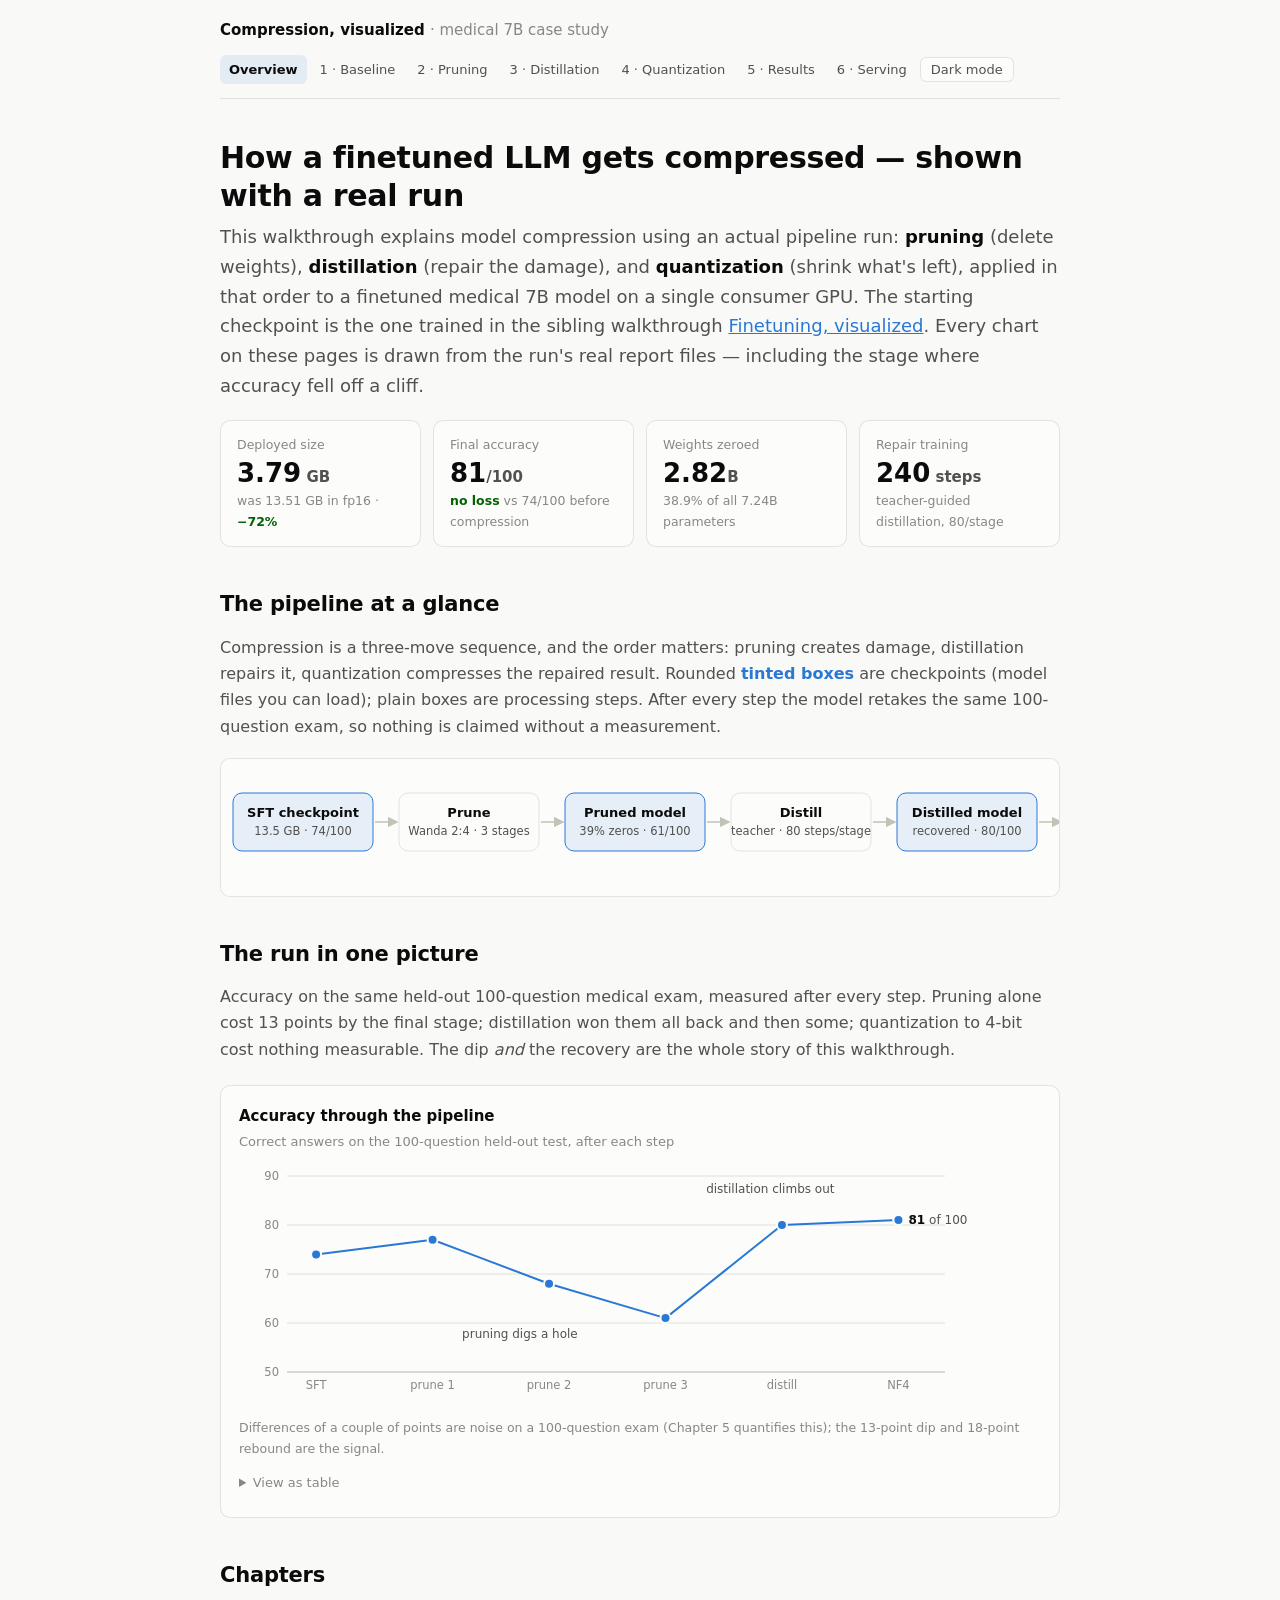
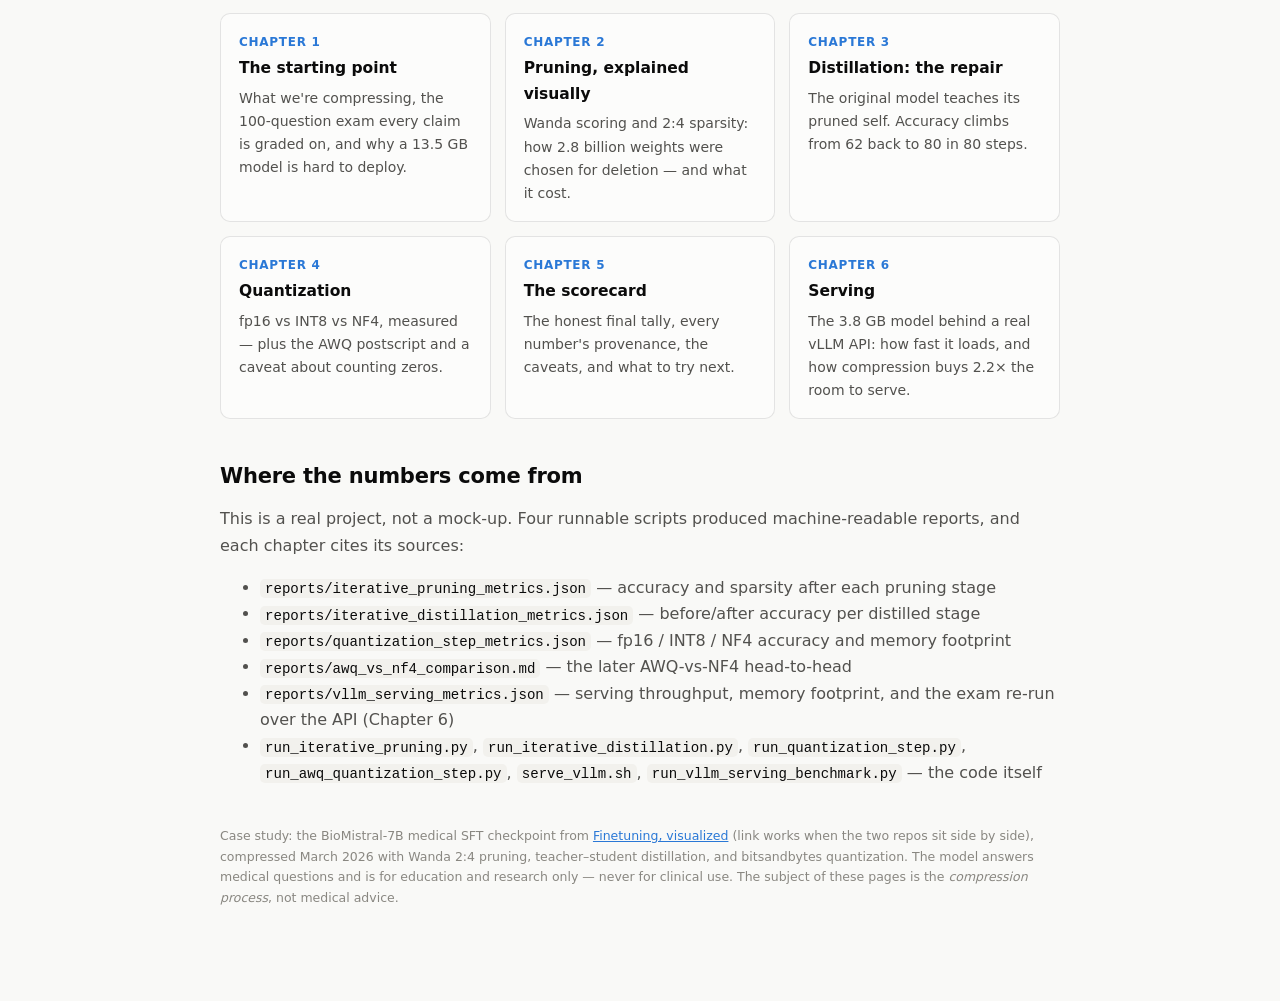
<file: docs/index.html>
<!DOCTYPE html>
<html lang="en">
<head>
<meta charset="utf-8">
<meta name="viewport" content="width=device-width, initial-scale=1">
<title>Compression, visualized — a real prune·distill·quantize run explained</title>
<link rel="stylesheet" href="assets/style.css">
</head>
<body>
<div class="wrap">

<header class="site-head">
  <a class="brand" href="index.html">Compression, visualized <span>· medical 7B case study</span></a>
  <nav class="site-nav">
    <a href="index.html" aria-current="page">Overview</a>
    <a href="01-baseline.html">1 · Baseline</a>
    <a href="02-pruning.html">2 · Pruning</a>
    <a href="03-distillation.html">3 · Distillation</a>
    <a href="04-quantization.html">4 · Quantization</a>
    <a href="05-results.html">5 · Results</a>
    <a href="06-deployment.html">6 · Serving</a>
    <button class="theme-toggle" type="button" aria-label="Switch to dark mode">Dark mode</button>
  </nav>
</header>

<h1>How a finetuned LLM gets compressed — shown with a real run</h1>
<p class="lede">This walkthrough explains model compression using an actual pipeline run:
<strong>pruning</strong> (delete weights), <strong>distillation</strong> (repair the damage),
and <strong>quantization</strong> (shrink what's left), applied in that order to a finetuned
medical 7B model on a single consumer GPU. The starting checkpoint is the one trained in the
sibling walkthrough <a href="../../medical-llm/docs/index.html">Finetuning, visualized</a>.
Every chart on these pages is drawn from the run's real report files — including the stage
where accuracy fell off a cliff.</p>

<div class="tiles">
  <div class="tile">
    <div class="label">Deployed size</div>
    <div class="value">3.79<small> GB</small></div>
    <div class="sub">was 13.51 GB in fp16 · <span class="delta-good">−72%</span></div>
  </div>
  <div class="tile">
    <div class="label">Final accuracy</div>
    <div class="value">81<small>/100</small></div>
    <div class="sub"><span class="delta-good">no loss</span> vs 74/100 before compression</div>
  </div>
  <div class="tile">
    <div class="label">Weights zeroed</div>
    <div class="value">2.82<small>B</small></div>
    <div class="sub">38.9% of all 7.24B parameters</div>
  </div>
  <div class="tile">
    <div class="label">Repair training</div>
    <div class="value">240<small> steps</small></div>
    <div class="sub">teacher-guided distillation, 80/stage</div>
  </div>
</div>

<h2>The pipeline at a glance</h2>
<p>Compression is a three-move sequence, and the order matters: pruning creates damage,
distillation repairs it, quantization compresses the repaired result. Rounded
<span style="color:var(--series-1);font-weight:600">tinted boxes</span> are checkpoints
(model files you can load); plain boxes are processing steps. After every step the model
retakes the same 100-question exam, so nothing is claimed without a measurement.</p>

<div class="card" style="overflow-x:auto; padding:16px 8px;">
  <svg viewBox="0 0 1150 96" width="1150" height="96" role="img" aria-label="Pipeline: SFT checkpoint, pruning, pruned model, distillation, distilled model, quantization, deployable model">
    <defs>
      <marker id="arr" viewBox="0 0 8 8" refX="7" refY="4" markerWidth="7" markerHeight="7" orient="auto">
        <path d="M0,0 L8,4 L0,8 Z" fill="var(--baseline)"/>
      </marker>
    </defs>
    <g font-family="system-ui,sans-serif">
      <!-- 1 SFT checkpoint (artifact) -->
      <rect x="4" y="18" width="140" height="58" rx="9" fill="var(--accent-wash)" stroke="var(--series-1)" stroke-width="1"/>
      <text x="74" y="42" text-anchor="middle" font-size="13" font-weight="640" fill="var(--text-primary)">SFT checkpoint</text>
      <text x="74" y="60" text-anchor="middle" font-size="11.5" fill="var(--text-secondary)">13.5 GB · 74/100</text>
      <line x1="146" y1="47" x2="168" y2="47" stroke="var(--baseline)" stroke-width="1.5" marker-end="url(#arr)"/>
      <!-- 2 prune -->
      <rect x="170" y="18" width="140" height="58" rx="9" fill="var(--surface)" stroke="var(--border)" stroke-width="1"/>
      <text x="240" y="42" text-anchor="middle" font-size="13" font-weight="640" fill="var(--text-primary)">Prune</text>
      <text x="240" y="60" text-anchor="middle" font-size="11.5" fill="var(--text-secondary)">Wanda 2:4 · 3 stages</text>
      <line x1="312" y1="47" x2="334" y2="47" stroke="var(--baseline)" stroke-width="1.5" marker-end="url(#arr)"/>
      <!-- 3 pruned model (artifact) -->
      <rect x="336" y="18" width="140" height="58" rx="9" fill="var(--accent-wash)" stroke="var(--series-1)" stroke-width="1"/>
      <text x="406" y="42" text-anchor="middle" font-size="13" font-weight="640" fill="var(--text-primary)">Pruned model</text>
      <text x="406" y="60" text-anchor="middle" font-size="11.5" fill="var(--text-secondary)">39% zeros · 61/100</text>
      <line x1="478" y1="47" x2="500" y2="47" stroke="var(--baseline)" stroke-width="1.5" marker-end="url(#arr)"/>
      <!-- 4 distill -->
      <rect x="502" y="18" width="140" height="58" rx="9" fill="var(--surface)" stroke="var(--border)" stroke-width="1"/>
      <text x="572" y="42" text-anchor="middle" font-size="13" font-weight="640" fill="var(--text-primary)">Distill</text>
      <text x="572" y="60" text-anchor="middle" font-size="11.5" fill="var(--text-secondary)">teacher · 80 steps/stage</text>
      <line x1="644" y1="47" x2="666" y2="47" stroke="var(--baseline)" stroke-width="1.5" marker-end="url(#arr)"/>
      <!-- 5 distilled (artifact) -->
      <rect x="668" y="18" width="140" height="58" rx="9" fill="var(--accent-wash)" stroke="var(--series-1)" stroke-width="1"/>
      <text x="738" y="42" text-anchor="middle" font-size="13" font-weight="640" fill="var(--text-primary)">Distilled model</text>
      <text x="738" y="60" text-anchor="middle" font-size="11.5" fill="var(--text-secondary)">recovered · 80/100</text>
      <line x1="810" y1="47" x2="832" y2="47" stroke="var(--baseline)" stroke-width="1.5" marker-end="url(#arr)"/>
      <!-- 6 quantize -->
      <rect x="834" y="18" width="140" height="58" rx="9" fill="var(--surface)" stroke="var(--border)" stroke-width="1"/>
      <text x="904" y="42" text-anchor="middle" font-size="13" font-weight="640" fill="var(--text-primary)">Quantize</text>
      <text x="904" y="60" text-anchor="middle" font-size="11.5" fill="var(--text-secondary)">fp16 → NF4 4-bit</text>
      <line x1="976" y1="47" x2="998" y2="47" stroke="var(--baseline)" stroke-width="1.5" marker-end="url(#arr)"/>
      <!-- 7 deployable (artifact) -->
      <rect x="1000" y="18" width="140" height="58" rx="9" fill="var(--accent-wash)" stroke="var(--series-1)" stroke-width="1"/>
      <text x="1070" y="42" text-anchor="middle" font-size="13" font-weight="640" fill="var(--text-primary)">Deployable</text>
      <text x="1070" y="60" text-anchor="middle" font-size="11.5" fill="var(--text-secondary)">3.8 GB · 81/100</text>
    </g>
  </svg>
</div>

<h2>The run in one picture</h2>
<p>Accuracy on the same held-out 100-question medical exam, measured after every step.
Pruning alone cost 13 points by the final stage; distillation won them all back and then some;
quantization to 4-bit cost nothing measurable. The dip <em>and</em> the recovery are the whole
story of this walkthrough.</p>

<div class="fig">
  <p class="fig-title">Accuracy through the pipeline</p>
  <p class="fig-sub">Correct answers on the 100-question held-out test, after each step</p>
  <div class="plot" id="chart-teaser"></div>
  <p class="note">Differences of a couple of points are noise on a 100-question exam
  (Chapter 5 quantifies this); the 13-point dip and 18-point rebound are the signal.</p>
  <details class="chart-table">
    <summary>View as table</summary>
    <table class="data">
      <tr><th>Checkpoint</th><th>Correct / 100</th><th>Δ vs baseline</th></tr>
      <tr><td>SFT baseline</td><td>74</td><td>—</td></tr>
      <tr><td>Pruning stage 1 (up_proj)</td><td>77</td><td>+3</td></tr>
      <tr><td>Pruning stage 2 (+gate_proj)</td><td>68</td><td>−6</td></tr>
      <tr><td>Pruning stage 3 (+down_proj)</td><td>61</td><td>−13</td></tr>
      <tr><td>After distillation (stage 3)</td><td>80</td><td>+6</td></tr>
      <tr><td>Quantized NF4 (deployed)</td><td>81</td><td>+7</td></tr>
    </table>
  </details>
</div>

<h2>Chapters</h2>
<ol class="chapters">
  <li><a href="01-baseline.html">
    <span class="num">CHAPTER 1</span>
    <span class="t">The starting point</span>
    What we're compressing, the 100-question exam every claim is graded on, and why a 13.5 GB model is hard to deploy.
  </a></li>
  <li><a href="02-pruning.html">
    <span class="num">CHAPTER 2</span>
    <span class="t">Pruning, explained visually</span>
    Wanda scoring and 2:4 sparsity: how 2.8 billion weights were chosen for deletion — and what it cost.
  </a></li>
  <li><a href="03-distillation.html">
    <span class="num">CHAPTER 3</span>
    <span class="t">Distillation: the repair</span>
    The original model teaches its pruned self. Accuracy climbs from 62 back to 80 in 80 steps.
  </a></li>
  <li><a href="04-quantization.html">
    <span class="num">CHAPTER 4</span>
    <span class="t">Quantization</span>
    fp16 vs INT8 vs NF4, measured — plus the AWQ postscript and a caveat about counting zeros.
  </a></li>
  <li><a href="05-results.html">
    <span class="num">CHAPTER 5</span>
    <span class="t">The scorecard</span>
    The honest final tally, every number's provenance, the caveats, and what to try next.
  </a></li>
  <li><a href="06-deployment.html">
    <span class="num">CHAPTER 6</span>
    <span class="t">Serving</span>
    The 3.8 GB model behind a real vLLM API: how fast it loads, and how compression buys 2.2× the room to serve.
  </a></li>
</ol>

<h2>Where the numbers come from</h2>
<p>This is a real project, not a mock-up. Four runnable scripts produced machine-readable
reports, and each chapter cites its sources:</p>
<ul>
  <li><code>reports/iterative_pruning_metrics.json</code> — accuracy and sparsity after each pruning stage</li>
  <li><code>reports/iterative_distillation_metrics.json</code> — before/after accuracy per distilled stage</li>
  <li><code>reports/quantization_step_metrics.json</code> — fp16 / INT8 / NF4 accuracy and memory footprint</li>
  <li><code>reports/awq_vs_nf4_comparison.md</code> — the later AWQ-vs-NF4 head-to-head</li>
  <li><code>reports/vllm_serving_metrics.json</code> — serving throughput, memory footprint, and the exam re-run over the API (Chapter 6)</li>
  <li><code>run_iterative_pruning.py</code>, <code>run_iterative_distillation.py</code>,
      <code>run_quantization_step.py</code>, <code>run_awq_quantization_step.py</code>,
      <code>serve_vllm.sh</code>, <code>run_vllm_serving_benchmark.py</code> — the code itself</li>
</ul>

<p class="foot">Case study: the BioMistral-7B medical SFT checkpoint from
<a href="../../medical-llm/docs/index.html">Finetuning, visualized</a> (link works when the two
repos sit side by side), compressed March 2026 with Wanda 2:4 pruning, teacher–student
distillation, and bitsandbytes quantization. The model answers medical questions and is for
education and research only — never for clinical use. The subject of these pages is the
<em>compression process</em>, not medical advice.</p>

<script src="assets/charts.js"></script>
<script>
var STEPS = ["SFT", "prune 1", "prune 2", "prune 3", "distill", "NF4"];
var STEPS_LONG = ["SFT checkpoint (baseline)", "Pruning stage 1 · up_proj", "Pruning stage 2 · +gate_proj",
                  "Pruning stage 3 · +down_proj", "After distillation (stage 3)", "Quantized NF4 (deployed)"];
FT.lineChart(document.getElementById("chart-teaser").closest(".fig"), {
  height: 250,
  ariaLabel: "Line chart: accuracy starts at 74, rises to 77 after pruning stage 1, falls to 68 then 61 across pruning stages 2 and 3, recovers to 80 after distillation, ends at 81 after NF4 quantization",
  xDomain: [-0.25, 5.4], yDomain: [50, 90],
  xTicks: [0, 1, 2, 3, 4, 5], yTicks: [50, 60, 70, 80, 90],
  xFmt: function (v) { return STEPS[v]; },
  xTooltip: function (x) { return STEPS_LONG[x]; },
  yFmt: function (v) { return String(v); },
  series: [
    { name: "of 100", color: "var(--series-1)", markers: true,
      points: [[0,74],[1,77],[2,68],[3,61],[4,80],[5,81]] }
  ],
  endLabels: true,
  annotations: [
    { x: 1.75, y: 57, text: "pruning digs a hole", anchor: "middle" },
    { x: 3.9, y: 86.5, text: "distillation climbs out", anchor: "middle" }
  ]
});
</script>
</div>
</body>
</html>
</file>
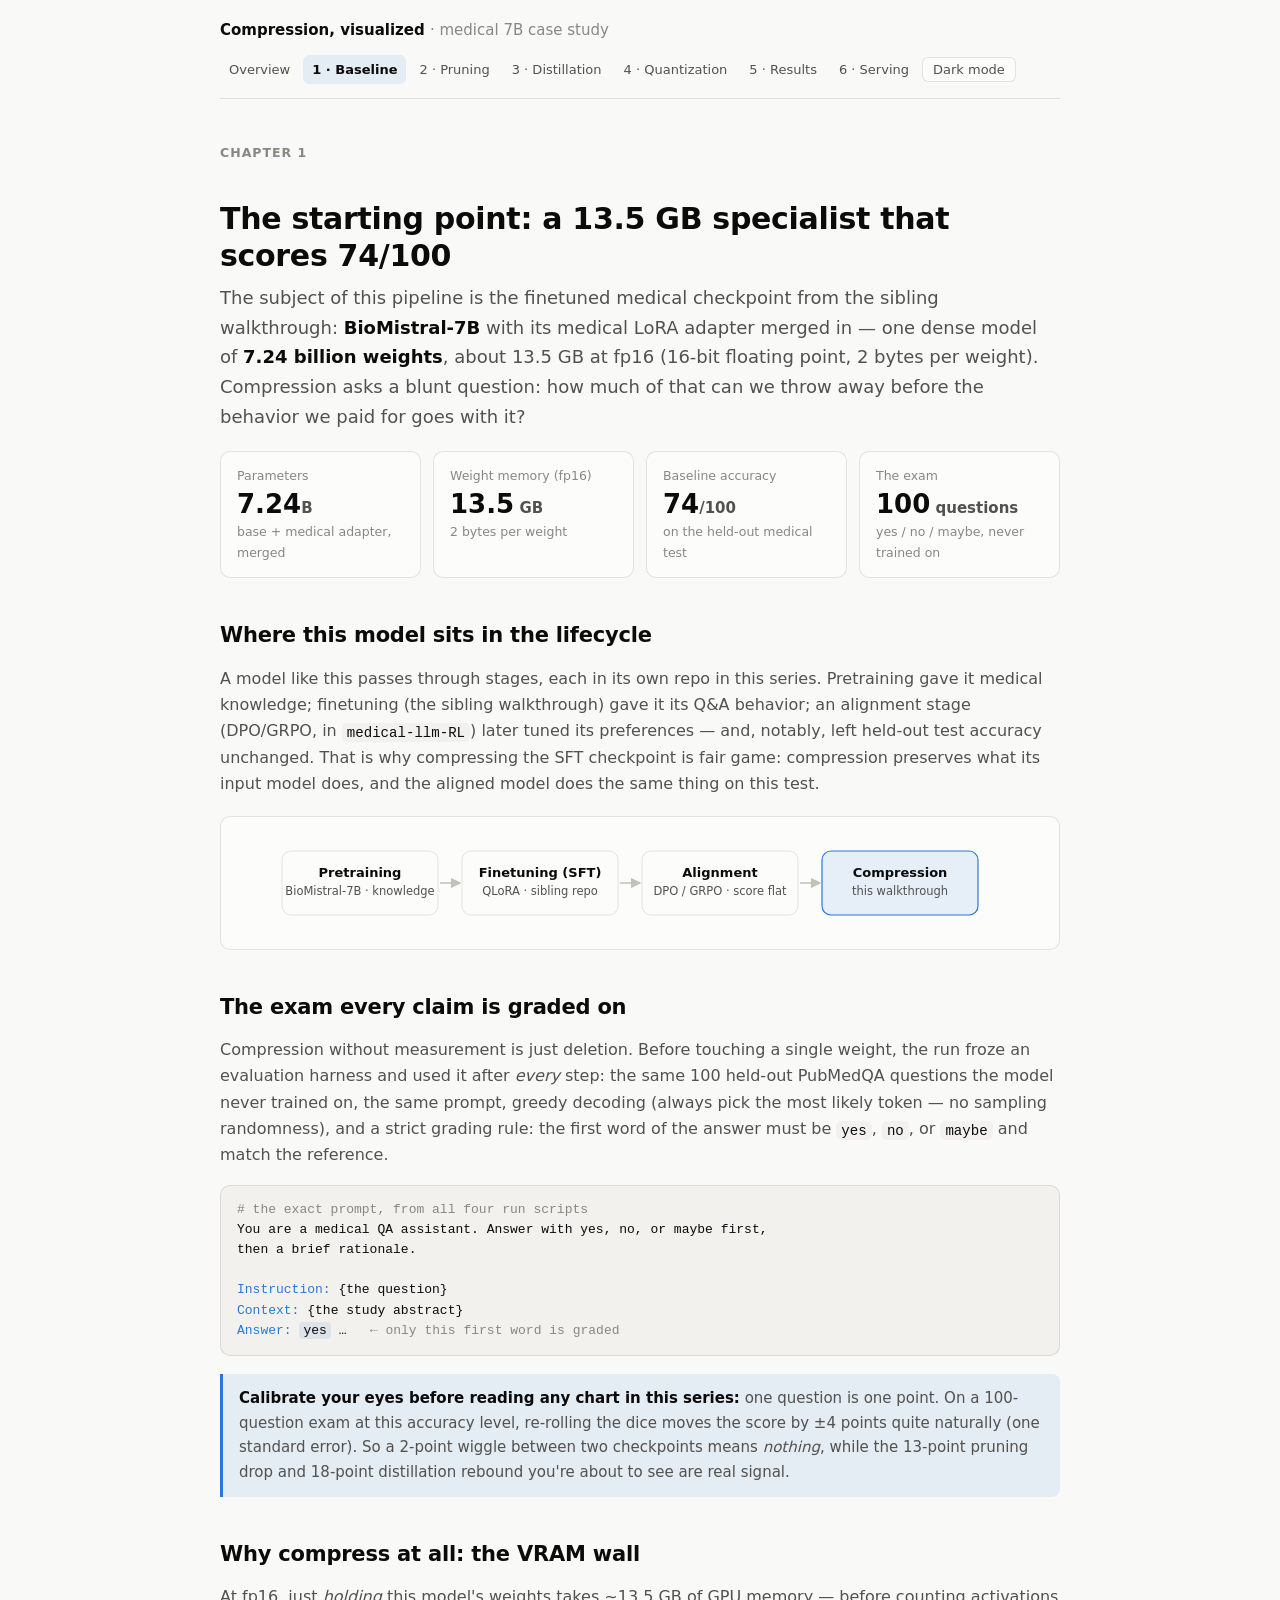
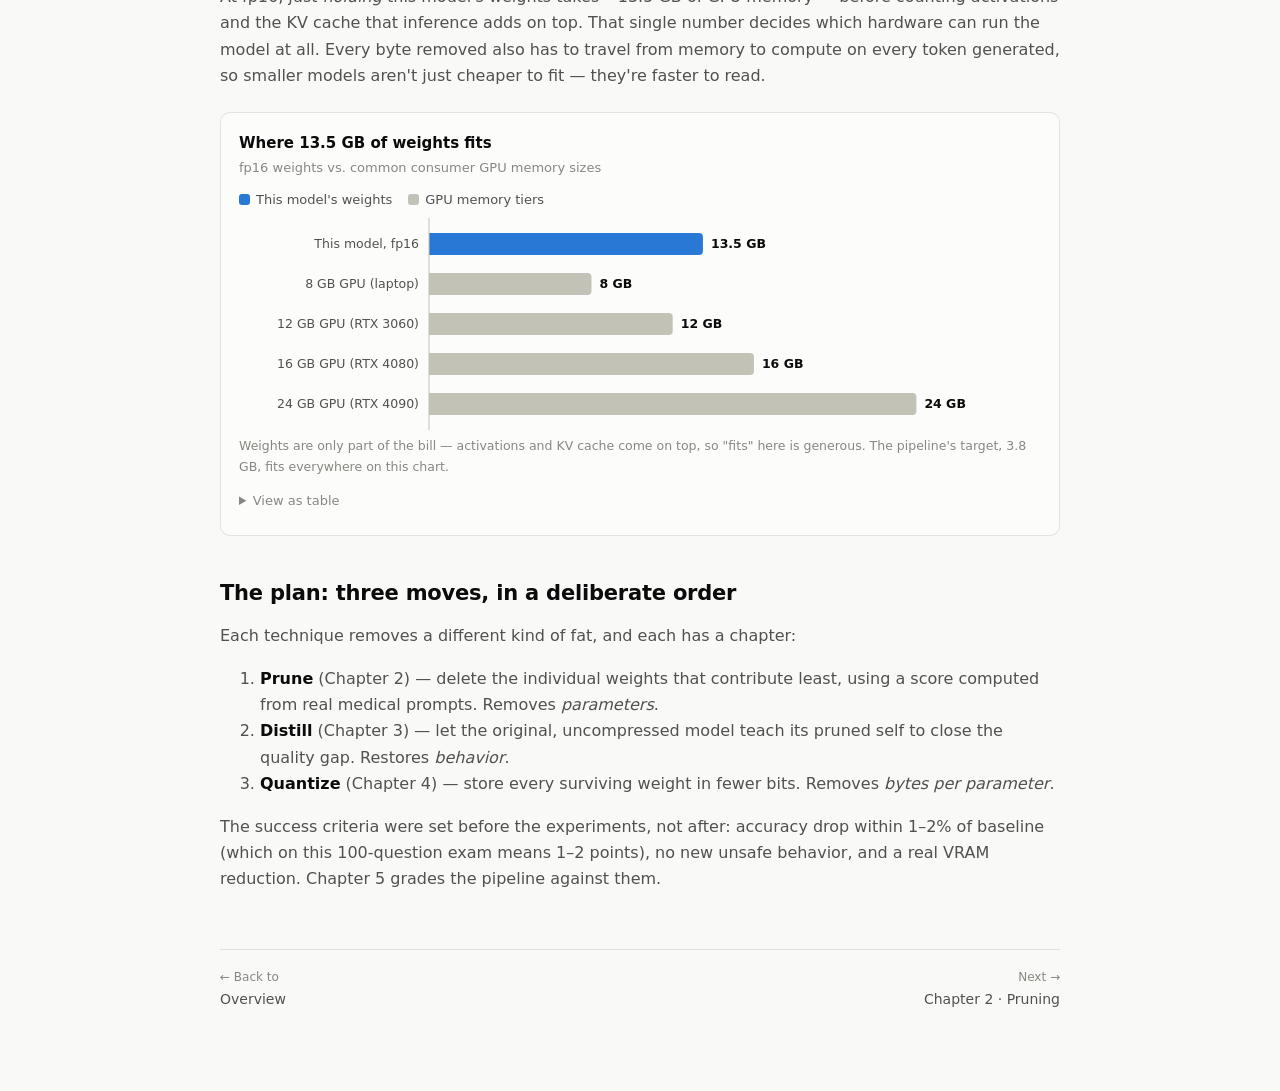
<file: docs/01-baseline.html>
<!DOCTYPE html>
<html lang="en">
<head>
<meta charset="utf-8">
<meta name="viewport" content="width=device-width, initial-scale=1">
<title>Chapter 1 · The starting point — Compression, visualized</title>
<link rel="stylesheet" href="assets/style.css">
</head>
<body>
<div class="wrap">

<header class="site-head">
  <a class="brand" href="index.html">Compression, visualized <span>· medical 7B case study</span></a>
  <nav class="site-nav">
    <a href="index.html">Overview</a>
    <a href="01-baseline.html" aria-current="page">1 · Baseline</a>
    <a href="02-pruning.html">2 · Pruning</a>
    <a href="03-distillation.html">3 · Distillation</a>
    <a href="04-quantization.html">4 · Quantization</a>
    <a href="05-results.html">5 · Results</a>
    <a href="06-deployment.html">6 · Serving</a>
    <button class="theme-toggle" type="button" aria-label="Switch to dark mode">Dark mode</button>
  </nav>
</header>

<p class="kicker">Chapter 1</p>
<h1>The starting point: a 13.5 GB specialist that scores 74/100</h1>
<p class="lede">The subject of this pipeline is the finetuned medical checkpoint from the sibling
walkthrough: <strong>BioMistral-7B</strong> with its medical LoRA adapter merged in — one dense
model of <strong>7.24 billion weights</strong>, about 13.5 GB at fp16 (16-bit floating point,
2 bytes per weight). Compression asks a blunt question: how much of that can we throw away
before the behavior we paid for goes with it?</p>

<div class="tiles">
  <div class="tile">
    <div class="label">Parameters</div>
    <div class="value">7.24<small>B</small></div>
    <div class="sub">base + medical adapter, merged</div>
  </div>
  <div class="tile">
    <div class="label">Weight memory (fp16)</div>
    <div class="value">13.5<small> GB</small></div>
    <div class="sub">2 bytes per weight</div>
  </div>
  <div class="tile">
    <div class="label">Baseline accuracy</div>
    <div class="value">74<small>/100</small></div>
    <div class="sub">on the held-out medical test</div>
  </div>
  <div class="tile">
    <div class="label">The exam</div>
    <div class="value">100<small> questions</small></div>
    <div class="sub">yes / no / maybe, never trained on</div>
  </div>
</div>

<h2>Where this model sits in the lifecycle</h2>
<p>A model like this passes through stages, each in its own repo in this series. Pretraining
gave it medical knowledge; finetuning (the sibling walkthrough) gave it its Q&amp;A behavior;
an alignment stage (DPO/GRPO, in <code>medical-llm-RL</code>) later tuned its preferences —
and, notably, left held-out test accuracy unchanged. That is why compressing the SFT checkpoint
is fair game: compression preserves what its input model does, and the aligned model does the
same thing on this test.</p>

<div class="card" style="overflow-x:auto; padding:16px 8px;">
  <svg viewBox="0 0 724 100" width="724" height="100" role="img" style="min-width:640px; display:block; margin:0 auto;"
       aria-label="Lifecycle: pretraining, then finetuning, then alignment, then compression which is this project">
    <defs>
      <marker id="arrL" viewBox="0 0 8 8" refX="7" refY="4" markerWidth="7" markerHeight="7" orient="auto">
        <path d="M0,0 L8,4 L0,8 Z" fill="var(--baseline)"/>
      </marker>
    </defs>
    <g font-family="system-ui,sans-serif">
      <rect x="4" y="18" width="156" height="64" rx="9" fill="var(--surface)" stroke="var(--border)" stroke-width="1"/>
      <text x="82" y="44" text-anchor="middle" font-size="13" font-weight="640" fill="var(--text-primary)">Pretraining</text>
      <text x="82" y="62" text-anchor="middle" font-size="11.5" fill="var(--text-secondary)">BioMistral-7B · knowledge</text>
      <line x1="162" y1="50" x2="182" y2="50" stroke="var(--baseline)" stroke-width="1.5" marker-end="url(#arrL)"/>
      <rect x="184" y="18" width="156" height="64" rx="9" fill="var(--surface)" stroke="var(--border)" stroke-width="1"/>
      <text x="262" y="44" text-anchor="middle" font-size="13" font-weight="640" fill="var(--text-primary)">Finetuning (SFT)</text>
      <text x="262" y="62" text-anchor="middle" font-size="11.5" fill="var(--text-secondary)">QLoRA · sibling repo</text>
      <line x1="342" y1="50" x2="362" y2="50" stroke="var(--baseline)" stroke-width="1.5" marker-end="url(#arrL)"/>
      <rect x="364" y="18" width="156" height="64" rx="9" fill="var(--surface)" stroke="var(--border)" stroke-width="1"/>
      <text x="442" y="44" text-anchor="middle" font-size="13" font-weight="640" fill="var(--text-primary)">Alignment</text>
      <text x="442" y="62" text-anchor="middle" font-size="11.5" fill="var(--text-secondary)">DPO / GRPO · score flat</text>
      <line x1="522" y1="50" x2="542" y2="50" stroke="var(--baseline)" stroke-width="1.5" marker-end="url(#arrL)"/>
      <rect x="544" y="18" width="156" height="64" rx="9" fill="var(--accent-wash)" stroke="var(--series-1)" stroke-width="1.2"/>
      <text x="622" y="44" text-anchor="middle" font-size="13" font-weight="640" fill="var(--text-primary)">Compression</text>
      <text x="622" y="62" text-anchor="middle" font-size="11.5" fill="var(--text-secondary)">this walkthrough</text>
    </g>
  </svg>
</div>

<h2>The exam every claim is graded on</h2>
<p>Compression without measurement is just deletion. Before touching a single weight, the run
froze an evaluation harness and used it after <em>every</em> step: the same 100 held-out
PubMedQA questions the model never trained on, the same prompt, greedy decoding (always pick
the most likely token — no sampling randomness), and a strict grading rule: the first word of
the answer must be <code>yes</code>, <code>no</code>, or <code>maybe</code> and match the
reference.</p>

<pre><code><span class="c"># the exact prompt, from all four run scripts</span>
You are a medical QA assistant. Answer with yes, no, or maybe first,
then a brief rationale.

<span class="k">Instruction:</span> {the question}
<span class="k">Context:</span> {the study abstract}
<span class="k">Answer:</span> <span class="hl">yes</span> …   <span class="c">← only this first word is graded</span></code></pre>

<div class="callout">
<strong>Calibrate your eyes before reading any chart in this series:</strong> one question is
one point. On a 100-question exam at this accuracy level, re-rolling the dice moves the score
by ±4 points quite naturally (one standard error). So a 2-point wiggle between two checkpoints
means <em>nothing</em>, while the 13-point pruning drop and 18-point distillation rebound you're
about to see are real signal.</div>

<h2>Why compress at all: the VRAM wall</h2>
<p>At fp16, just <em>holding</em> this model's weights takes ~13.5 GB of GPU memory — before
counting activations and the KV cache that inference adds on top. That single number decides
which hardware can run the model at all. Every byte removed also has to travel from memory to
compute on every token generated, so smaller models aren't just cheaper to fit — they're
faster to read.</p>

<div class="fig">
  <p class="fig-title">Where 13.5 GB of weights fits</p>
  <p class="fig-sub">fp16 weights vs. common consumer GPU memory sizes</p>
  <div class="legend">
    <span class="key"><i class="swatch" style="background:var(--series-1)"></i> This model's weights</span>
    <span class="key"><i class="swatch" style="background:var(--de-emphasis)"></i> GPU memory tiers</span>
  </div>
  <div class="plot" id="chart-vram"></div>
  <p class="note">Weights are only part of the bill — activations and KV cache come on top, so
  "fits" here is generous. The pipeline's target, 3.8 GB, fits everywhere on this chart.</p>
  <details class="chart-table">
    <summary>View as table</summary>
    <table class="data">
      <tr><th>Item</th><th>GB</th><th style="text-align:left">Verdict for the fp16 model</th></tr>
      <tr><td>This model, fp16 weights</td><td>13.49</td><td style="text-align:left">—</td></tr>
      <tr><td>8 GB GPU (common laptop)</td><td>8</td><td style="text-align:left">doesn't fit</td></tr>
      <tr><td>12 GB GPU (e.g. RTX 3060)</td><td>12</td><td style="text-align:left">doesn't fit</td></tr>
      <tr><td>16 GB GPU (e.g. RTX 4080)</td><td>16</td><td style="text-align:left">fits, little headroom</td></tr>
      <tr><td>24 GB GPU (e.g. RTX 4090)</td><td>24</td><td style="text-align:left">fits</td></tr>
    </table>
  </details>
</div>

<h2>The plan: three moves, in a deliberate order</h2>
<p>Each technique removes a different kind of fat, and each has a chapter:</p>
<ol>
  <li><strong>Prune</strong> (Chapter 2) — delete the individual weights that contribute least,
  using a score computed from real medical prompts. Removes <em>parameters</em>.</li>
  <li><strong>Distill</strong> (Chapter 3) — let the original, uncompressed model teach its
  pruned self to close the quality gap. Restores <em>behavior</em>.</li>
  <li><strong>Quantize</strong> (Chapter 4) — store every surviving weight in fewer bits.
  Removes <em>bytes per parameter</em>.</li>
</ol>
<p>The success criteria were set before the experiments, not after: accuracy drop within
1–2% of baseline (which on this 100-question exam means 1–2 points), no new unsafe behavior,
and a real VRAM reduction. Chapter 5 grades the pipeline against them.</p>

<div class="pager">
  <a href="index.html"><span class="dir">← Back to</span> Overview</a>
  <a class="next" href="02-pruning.html"><span class="dir">Next →</span> Chapter 2 · Pruning</a>
</div>

<script src="assets/charts.js"></script>
<script>
FT.barChart(document.getElementById("chart-vram").closest(".fig"), {
  ariaLabel: "Bar chart: the model's fp16 weights need 13.5 gigabytes; common GPUs offer 8, 12, 16, or 24 gigabytes",
  max: 26, labelWidth: 190,
  bars: [
    { name: "This model, fp16", value: 13.49, label: "13.5 GB", color: "var(--series-1)", tip: "7.24B weights × 2 bytes" },
    { name: "8 GB GPU (laptop)", value: 8, label: "8 GB", color: "var(--de-emphasis)", tip: "weights alone don't fit" },
    { name: "12 GB GPU (RTX 3060)", value: 12, label: "12 GB", color: "var(--de-emphasis)", tip: "weights alone don't fit" },
    { name: "16 GB GPU (RTX 4080)", value: 16, label: "16 GB", color: "var(--de-emphasis)", tip: "fits, little headroom" },
    { name: "24 GB GPU (RTX 4090)", value: 24, label: "24 GB", color: "var(--de-emphasis)", tip: "fits" }
  ]
});
</script>
</div>
</body>
</html>
</file>
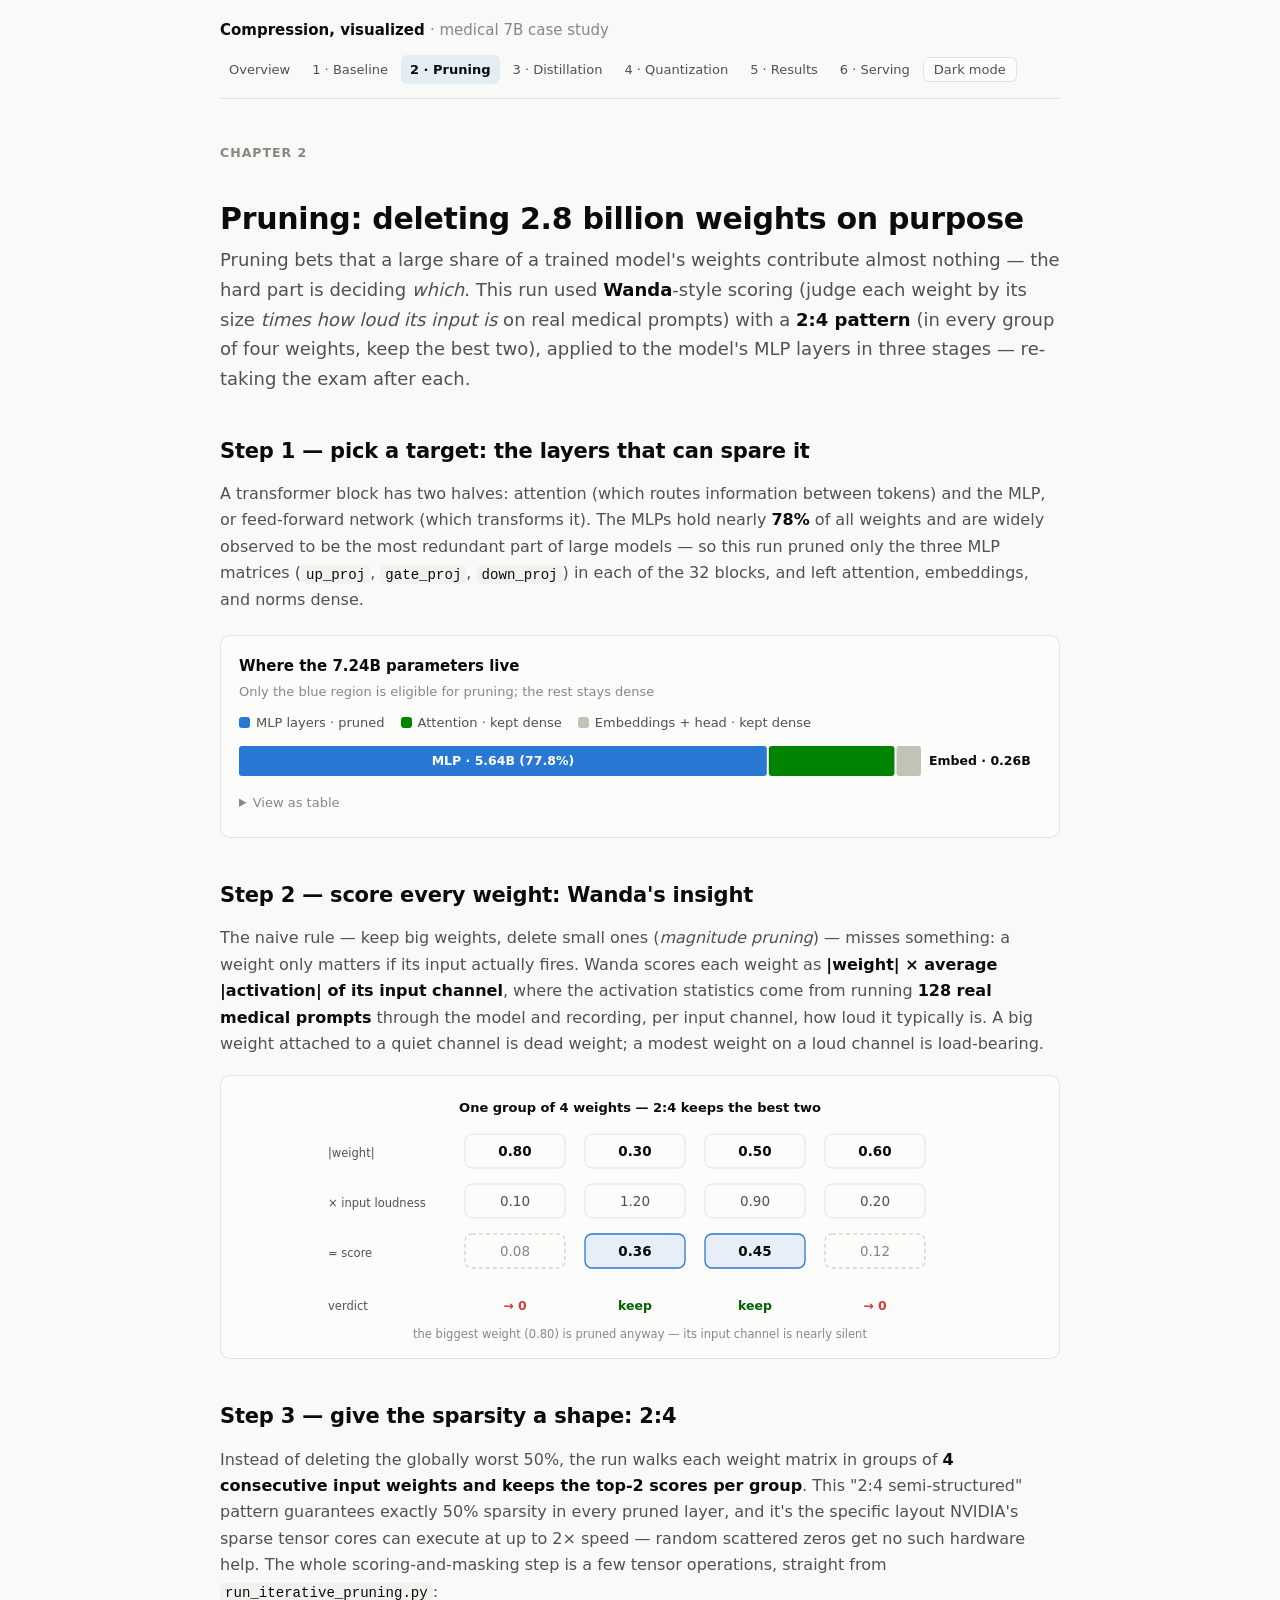
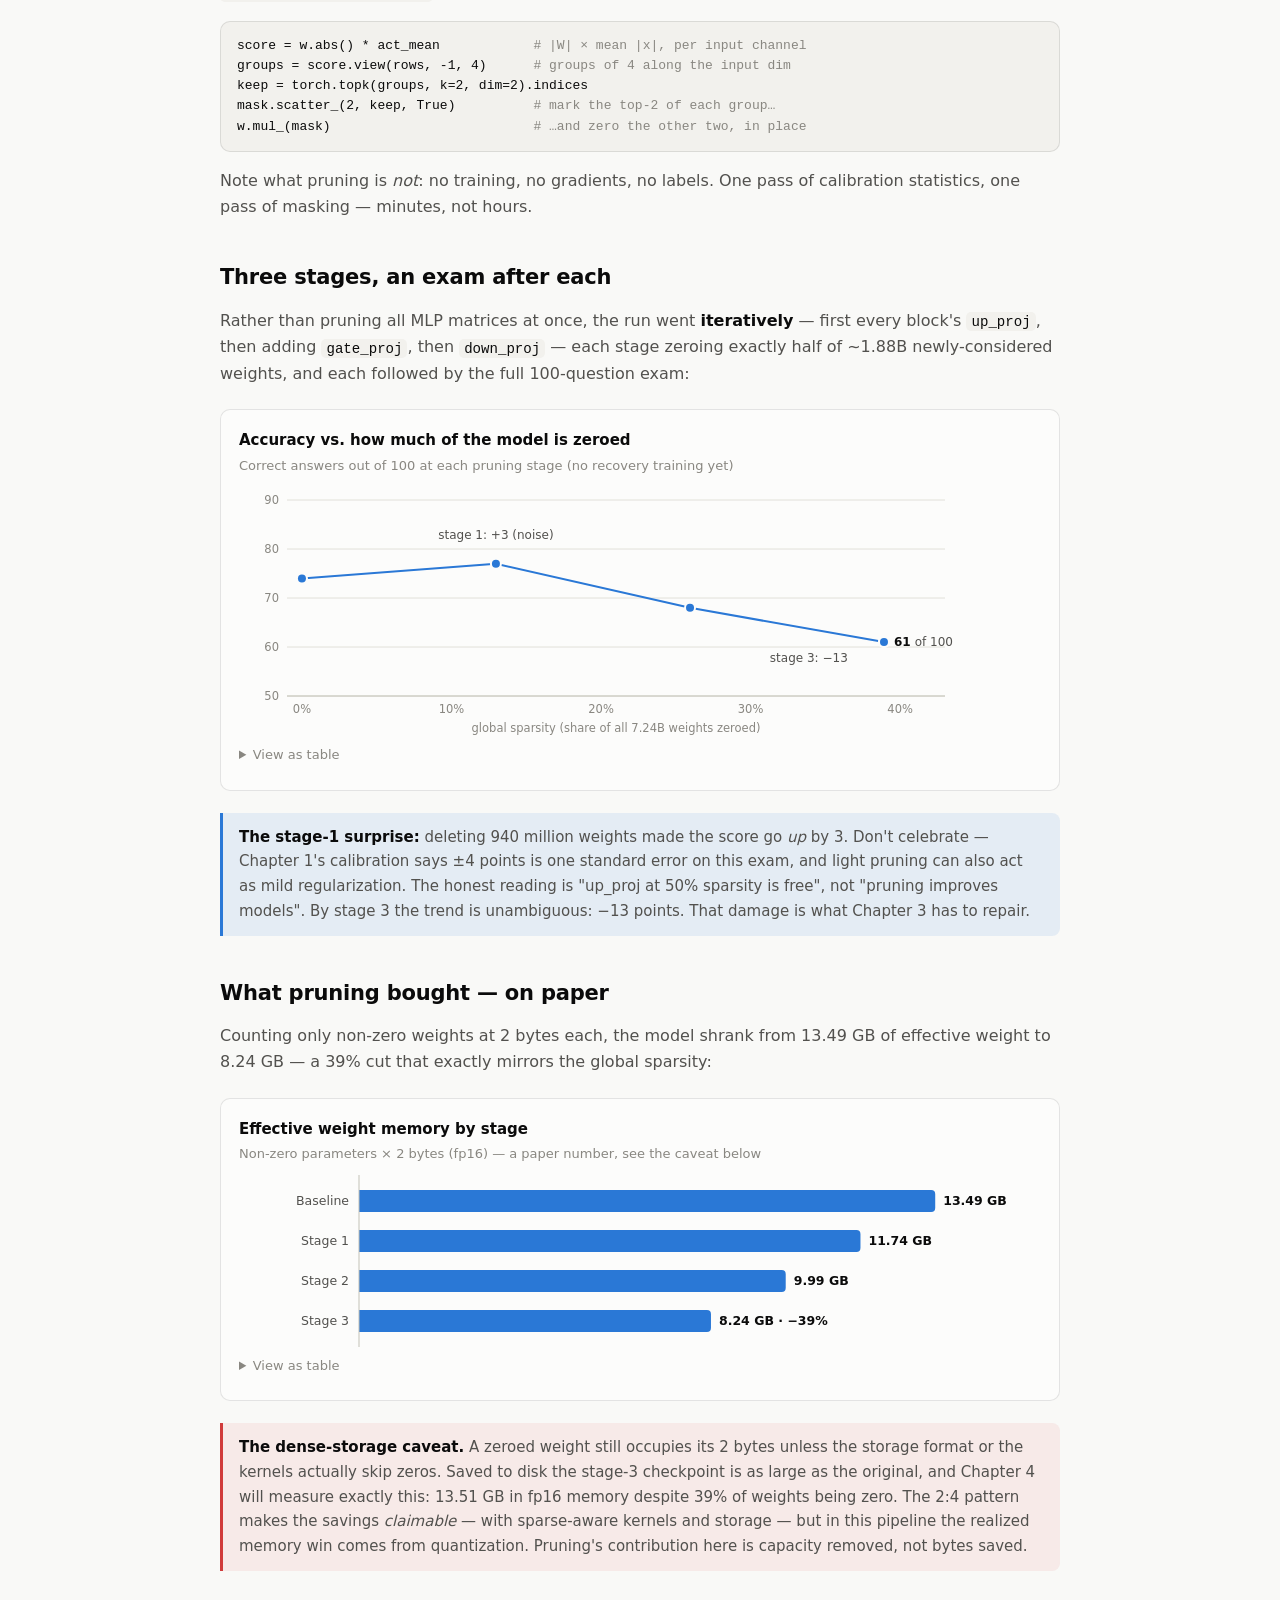
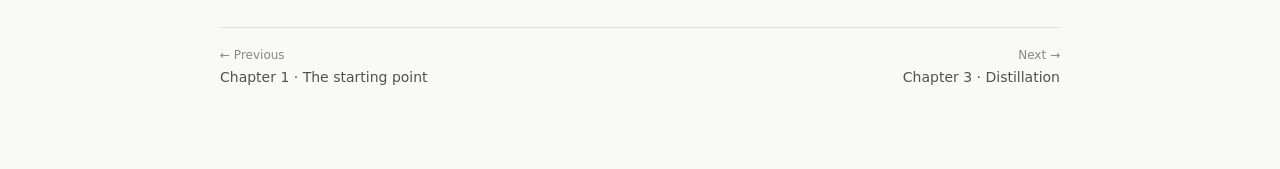
<file: docs/02-pruning.html>
<!DOCTYPE html>
<html lang="en">
<head>
<meta charset="utf-8">
<meta name="viewport" content="width=device-width, initial-scale=1">
<title>Chapter 2 · Pruning, explained visually — Compression, visualized</title>
<link rel="stylesheet" href="assets/style.css">
</head>
<body>
<div class="wrap">

<header class="site-head">
  <a class="brand" href="index.html">Compression, visualized <span>· medical 7B case study</span></a>
  <nav class="site-nav">
    <a href="index.html">Overview</a>
    <a href="01-baseline.html">1 · Baseline</a>
    <a href="02-pruning.html" aria-current="page">2 · Pruning</a>
    <a href="03-distillation.html">3 · Distillation</a>
    <a href="04-quantization.html">4 · Quantization</a>
    <a href="05-results.html">5 · Results</a>
    <a href="06-deployment.html">6 · Serving</a>
    <button class="theme-toggle" type="button" aria-label="Switch to dark mode">Dark mode</button>
  </nav>
</header>

<p class="kicker">Chapter 2</p>
<h1>Pruning: deleting 2.8 billion weights on purpose</h1>
<p class="lede">Pruning bets that a large share of a trained model's weights contribute almost
nothing — the hard part is deciding <em>which</em>. This run used <strong>Wanda</strong>-style
scoring (judge each weight by its size <em>times how loud its input is</em> on real medical
prompts) with a <strong>2:4 pattern</strong> (in every group of four weights, keep the best
two), applied to the model's MLP layers in three stages — re-taking the exam after each.</p>

<h2>Step 1 — pick a target: the layers that can spare it</h2>
<p>A transformer block has two halves: attention (which routes information between tokens) and
the MLP, or feed-forward network (which transforms it). The MLPs hold nearly
<strong>78%</strong> of all weights and are widely observed to be the most redundant part of
large models — so this run pruned only the three MLP matrices
(<code>up_proj</code>, <code>gate_proj</code>, <code>down_proj</code>) in each of the 32
blocks, and left attention, embeddings, and norms dense.</p>

<div class="fig">
  <p class="fig-title">Where the 7.24B parameters live</p>
  <p class="fig-sub">Only the blue region is eligible for pruning; the rest stays dense</p>
  <div class="legend">
    <span class="key"><i class="swatch" style="background:var(--series-1)"></i> MLP layers · pruned</span>
    <span class="key"><i class="swatch" style="background:var(--series-2)"></i> Attention · kept dense</span>
    <span class="key"><i class="swatch" style="background:var(--de-emphasis)"></i> Embeddings + head · kept dense</span>
  </div>
  <div class="plot" id="chart-params"></div>
  <details class="chart-table">
    <summary>View as table</summary>
    <table class="data">
      <tr><th>Component</th><th>Parameters</th><th>Share</th></tr>
      <tr><td>MLP layers (up, gate, down × 32 blocks)</td><td>5,637,144,576</td><td>77.8%</td></tr>
      <tr><td>Attention projections (q, k, v, o × 32)</td><td>1,342,177,280</td><td>18.5%</td></tr>
      <tr><td>Embeddings + output head (+ norms)</td><td>262,410,240</td><td>3.6%</td></tr>
    </table>
  </details>
</div>

<h2>Step 2 — score every weight: Wanda's insight</h2>
<p>The naive rule — keep big weights, delete small ones (<em>magnitude pruning</em>) — misses
something: a weight only matters if its input actually fires. Wanda scores each weight as
<strong>|weight| × average |activation| of its input channel</strong>, where the activation
statistics come from running <strong>128 real medical prompts</strong> through the model and
recording, per input channel, how loud it typically is. A big weight attached to a quiet
channel is dead weight; a modest weight on a loud channel is load-bearing.</p>

<div class="card" style="overflow-x:auto; padding:18px 10px 12px;">
  <svg viewBox="0 0 640 252" width="640" height="252" role="img" style="min-width:560px; display:block; margin:0 auto;"
       aria-label="Diagram of one group of four weights: weight magnitudes 0.80, 0.30, 0.50, 0.60 are multiplied by input loudness 0.1, 1.2, 0.9, 0.2 giving scores 0.08, 0.36, 0.45, 0.12; the two highest scores are kept and the other two weights are zeroed, including the largest weight 0.80">
    <g font-family="system-ui,sans-serif">
      <text x="320" y="18" text-anchor="middle" font-size="13" font-weight="650" fill="var(--text-primary)">One group of 4 weights — 2:4 keeps the best two</text>
      <!-- row labels -->
      <text x="8" y="63" font-size="11.5" fill="var(--text-secondary)">|weight|</text>
      <text x="8" y="113" font-size="11.5" fill="var(--text-secondary)">× input loudness</text>
      <text x="8" y="163" font-size="11.5" fill="var(--text-secondary)">= score</text>
      <text x="8" y="216" font-size="11.5" fill="var(--text-secondary)">verdict</text>
      <!-- columns: centers 195, 315, 435, 555; box w=100 -->
      <!-- weights row -->
      <rect x="145" y="40" width="100" height="34" rx="7" fill="var(--surface)" stroke="var(--border)"/>
      <text x="195" y="62" text-anchor="middle" font-size="13.5" font-weight="650" fill="var(--text-primary)">0.80</text>
      <rect x="265" y="40" width="100" height="34" rx="7" fill="var(--surface)" stroke="var(--border)"/>
      <text x="315" y="62" text-anchor="middle" font-size="13.5" font-weight="650" fill="var(--text-primary)">0.30</text>
      <rect x="385" y="40" width="100" height="34" rx="7" fill="var(--surface)" stroke="var(--border)"/>
      <text x="435" y="62" text-anchor="middle" font-size="13.5" font-weight="650" fill="var(--text-primary)">0.50</text>
      <rect x="505" y="40" width="100" height="34" rx="7" fill="var(--surface)" stroke="var(--border)"/>
      <text x="555" y="62" text-anchor="middle" font-size="13.5" font-weight="650" fill="var(--text-primary)">0.60</text>
      <!-- activation row -->
      <rect x="145" y="90" width="100" height="34" rx="7" fill="var(--surface)" stroke="var(--border)"/>
      <text x="195" y="112" text-anchor="middle" font-size="13.5" fill="var(--text-secondary)">0.10</text>
      <rect x="265" y="90" width="100" height="34" rx="7" fill="var(--surface)" stroke="var(--border)"/>
      <text x="315" y="112" text-anchor="middle" font-size="13.5" fill="var(--text-secondary)">1.20</text>
      <rect x="385" y="90" width="100" height="34" rx="7" fill="var(--surface)" stroke="var(--border)"/>
      <text x="435" y="112" text-anchor="middle" font-size="13.5" fill="var(--text-secondary)">0.90</text>
      <rect x="505" y="90" width="100" height="34" rx="7" fill="var(--surface)" stroke="var(--border)"/>
      <text x="555" y="112" text-anchor="middle" font-size="13.5" fill="var(--text-secondary)">0.20</text>
      <!-- score row -->
      <rect x="145" y="140" width="100" height="34" rx="7" fill="var(--surface)" stroke="var(--baseline)" stroke-dasharray="4 3"/>
      <text x="195" y="162" text-anchor="middle" font-size="13.5" fill="var(--text-muted)">0.08</text>
      <rect x="265" y="140" width="100" height="34" rx="7" fill="var(--accent-wash)" stroke="var(--series-1)" stroke-width="1.3"/>
      <text x="315" y="162" text-anchor="middle" font-size="13.5" font-weight="650" fill="var(--text-primary)">0.36</text>
      <rect x="385" y="140" width="100" height="34" rx="7" fill="var(--accent-wash)" stroke="var(--series-1)" stroke-width="1.3"/>
      <text x="435" y="162" text-anchor="middle" font-size="13.5" font-weight="650" fill="var(--text-primary)">0.45</text>
      <rect x="505" y="140" width="100" height="34" rx="7" fill="var(--surface)" stroke="var(--baseline)" stroke-dasharray="4 3"/>
      <text x="555" y="162" text-anchor="middle" font-size="13.5" fill="var(--text-muted)">0.12</text>
      <!-- verdict row -->
      <text x="195" y="216" text-anchor="middle" font-size="12.5" font-weight="650" fill="var(--critical)">→ 0</text>
      <text x="315" y="216" text-anchor="middle" font-size="12.5" font-weight="650" fill="var(--success-text)">keep</text>
      <text x="435" y="216" text-anchor="middle" font-size="12.5" font-weight="650" fill="var(--success-text)">keep</text>
      <text x="555" y="216" text-anchor="middle" font-size="12.5" font-weight="650" fill="var(--critical)">→ 0</text>
      <text x="320" y="244" text-anchor="middle" font-size="11.5" fill="var(--text-muted)">the biggest weight (0.80) is pruned anyway — its input channel is nearly silent</text>
    </g>
  </svg>
</div>

<h2>Step 3 — give the sparsity a shape: 2:4</h2>
<p>Instead of deleting the globally worst 50%, the run walks each weight matrix in groups of
<strong>4 consecutive input weights and keeps the top-2 scores per group</strong>. This
"2:4 semi-structured" pattern guarantees exactly 50% sparsity in every pruned layer, and it's
the specific layout NVIDIA's sparse tensor cores can execute at up to 2× speed — random
scattered zeros get no such hardware help. The whole scoring-and-masking step is a few tensor
operations, straight from <code>run_iterative_pruning.py</code>:</p>

<pre><code>score = w.abs() * act_mean            <span class="c"># |W| × mean |x|, per input channel</span>
groups = score.view(rows, -1, 4)      <span class="c"># groups of 4 along the input dim</span>
keep = torch.topk(groups, k=2, dim=2).indices
mask.scatter_(2, keep, True)          <span class="c"># mark the top-2 of each group…</span>
w.mul_(mask)                          <span class="c"># …and zero the other two, in place</span></code></pre>

<p>Note what pruning is <em>not</em>: no training, no gradients, no labels. One pass of
calibration statistics, one pass of masking — minutes, not hours.</p>

<h2>Three stages, an exam after each</h2>
<p>Rather than pruning all MLP matrices at once, the run went <strong>iteratively</strong> —
first every block's <code>up_proj</code>, then adding <code>gate_proj</code>, then
<code>down_proj</code> — each stage zeroing exactly half of ~1.88B newly-considered weights,
and each followed by the full 100-question exam:</p>

<div class="fig">
  <p class="fig-title">Accuracy vs. how much of the model is zeroed</p>
  <p class="fig-sub">Correct answers out of 100 at each pruning stage (no recovery training yet)</p>
  <div class="plot" id="chart-acc"></div>
  <details class="chart-table">
    <summary>View as table</summary>
    <table class="data">
      <tr><th>Stage</th><th>Global sparsity</th><th>Correct / 100</th><th>Δ vs baseline</th></tr>
      <tr><td>Baseline (dense)</td><td>0%</td><td>74</td><td>—</td></tr>
      <tr><td>Stage 1 · up_proj</td><td>13.0%</td><td>77</td><td>+3</td></tr>
      <tr><td>Stage 2 · +gate_proj</td><td>25.9%</td><td>68</td><td>−6</td></tr>
      <tr><td>Stage 3 · +down_proj</td><td>38.9%</td><td>61</td><td>−13</td></tr>
    </table>
  </details>
</div>

<div class="callout">
<strong>The stage-1 surprise:</strong> deleting 940 million weights made the score go
<em>up</em> by 3. Don't celebrate — Chapter 1's calibration says ±4 points is one standard
error on this exam, and light pruning can also act as mild regularization. The honest reading
is "up_proj at 50% sparsity is free", not "pruning improves models". By stage 3 the trend is
unambiguous: −13 points. That damage is what Chapter 3 has to repair.</div>

<h2>What pruning bought — on paper</h2>
<p>Counting only non-zero weights at 2 bytes each, the model shrank from 13.49 GB of effective
weight to 8.24 GB — a 39% cut that exactly mirrors the global sparsity:</p>

<div class="fig">
  <p class="fig-title">Effective weight memory by stage</p>
  <p class="fig-sub">Non-zero parameters × 2 bytes (fp16) — a paper number, see the caveat below</p>
  <div class="plot" id="chart-mem"></div>
  <details class="chart-table">
    <summary>View as table</summary>
    <table class="data">
      <tr><th>Stage</th><th>Non-zero params</th><th>Effective GB</th></tr>
      <tr><td>Baseline</td><td>7,241,732,092</td><td>13.49</td></tr>
      <tr><td>Stage 1</td><td>6,302,207,996</td><td>11.74</td></tr>
      <tr><td>Stage 2</td><td>5,362,683,900</td><td>9.99</td></tr>
      <tr><td>Stage 3</td><td>4,423,159,806</td><td>8.24</td></tr>
    </table>
  </details>
</div>

<div class="callout warn">
<strong>The dense-storage caveat.</strong> A zeroed weight still occupies its 2 bytes unless
the storage format or the kernels actually skip zeros. Saved to disk the stage-3 checkpoint is
as large as the original, and Chapter 4 will measure exactly this: 13.51 GB in fp16 memory
despite 39% of weights being zero. The 2:4 pattern makes the savings <em>claimable</em> — with
sparse-aware kernels and storage — but in this pipeline the realized memory win comes from
quantization. Pruning's contribution here is capacity removed, not bytes saved.</div>

<div class="pager">
  <a href="01-baseline.html"><span class="dir">← Previous</span> Chapter 1 · The starting point</a>
  <a class="next" href="03-distillation.html"><span class="dir">Next →</span> Chapter 3 · Distillation</a>
</div>

<script src="assets/charts.js"></script>
<script>
FT.stackedBar(document.getElementById("chart-params").closest(".fig"), {
  title: "7.24B parameters",
  ariaLabel: "Stacked bar: MLP layers hold 5.64 billion parameters or 77.8 percent, attention 1.34 billion or 18.5 percent, embeddings and head 0.26 billion or 3.6 percent",
  outsideLabel: true,
  segments: [
    { name: "MLP layers", value: 5637, label: "MLP · 5.64B (77.8%)", color: "var(--series-1)", tipValue: "5.64B (77.8%) — pruned" },
    { name: "Attention", value: 1342, label: "Attention · 1.34B", color: "var(--series-2)", tipValue: "1.34B (18.5%) — kept dense" },
    { name: "Embeddings + head", value: 262, label: "Embed · 0.26B", color: "var(--de-emphasis)", ink: "var(--text-primary)", tipValue: "0.26B (3.6%) — kept dense", labelOutside: true }
  ]
});
var STAGE_NAMES = { 0: "Baseline · dense", 12.97: "Stage 1 · up_proj", 25.95: "Stage 2 · +gate_proj", 38.92: "Stage 3 · +down_proj" };
FT.lineChart(document.getElementById("chart-acc").closest(".fig"), {
  height: 250,
  ariaLabel: "Line chart: accuracy is 74 at zero sparsity, 77 at 13 percent, 68 at 26 percent, and 61 at 39 percent global sparsity",
  xDomain: [-1, 43], yDomain: [50, 90],
  xTicks: [0, 10, 20, 30, 40], yTicks: [50, 60, 70, 80, 90],
  xFmt: function (v) { return v + "%"; },
  xLabel: "global sparsity (share of all 7.24B weights zeroed)",
  xTooltip: function (x) { return STAGE_NAMES[x] || x + "%"; },
  yFmt: function (v) { return String(v); },
  series: [
    { name: "of 100", color: "var(--series-1)", markers: true,
      points: [[0,74],[12.97,77],[25.95,68],[38.92,61]] }
  ],
  endLabels: true,
  annotations: [
    { x: 12.97, y: 82, text: "stage 1: +3 (noise)", anchor: "middle" },
    { x: 36.5, y: 57, text: "stage 3: −13", anchor: "end" }
  ]
});
FT.barChart(document.getElementById("chart-mem").closest(".fig"), {
  ariaLabel: "Bar chart: effective weight memory falls from 13.49 gigabytes at baseline to 11.74, 9.99, and 8.24 gigabytes across the three pruning stages",
  max: 14, labelWidth: 120,
  bars: [
    { name: "Baseline", value: 13.49, label: "13.49 GB", tip: "7.24B non-zero weights" },
    { name: "Stage 1", value: 11.74, label: "11.74 GB", tip: "6.30B non-zero weights" },
    { name: "Stage 2", value: 9.99, label: "9.99 GB", tip: "5.36B non-zero weights" },
    { name: "Stage 3", value: 8.24, label: "8.24 GB · −39%", tip: "4.42B non-zero weights" }
  ]
});
</script>
</div>
</body>
</html>
</file>
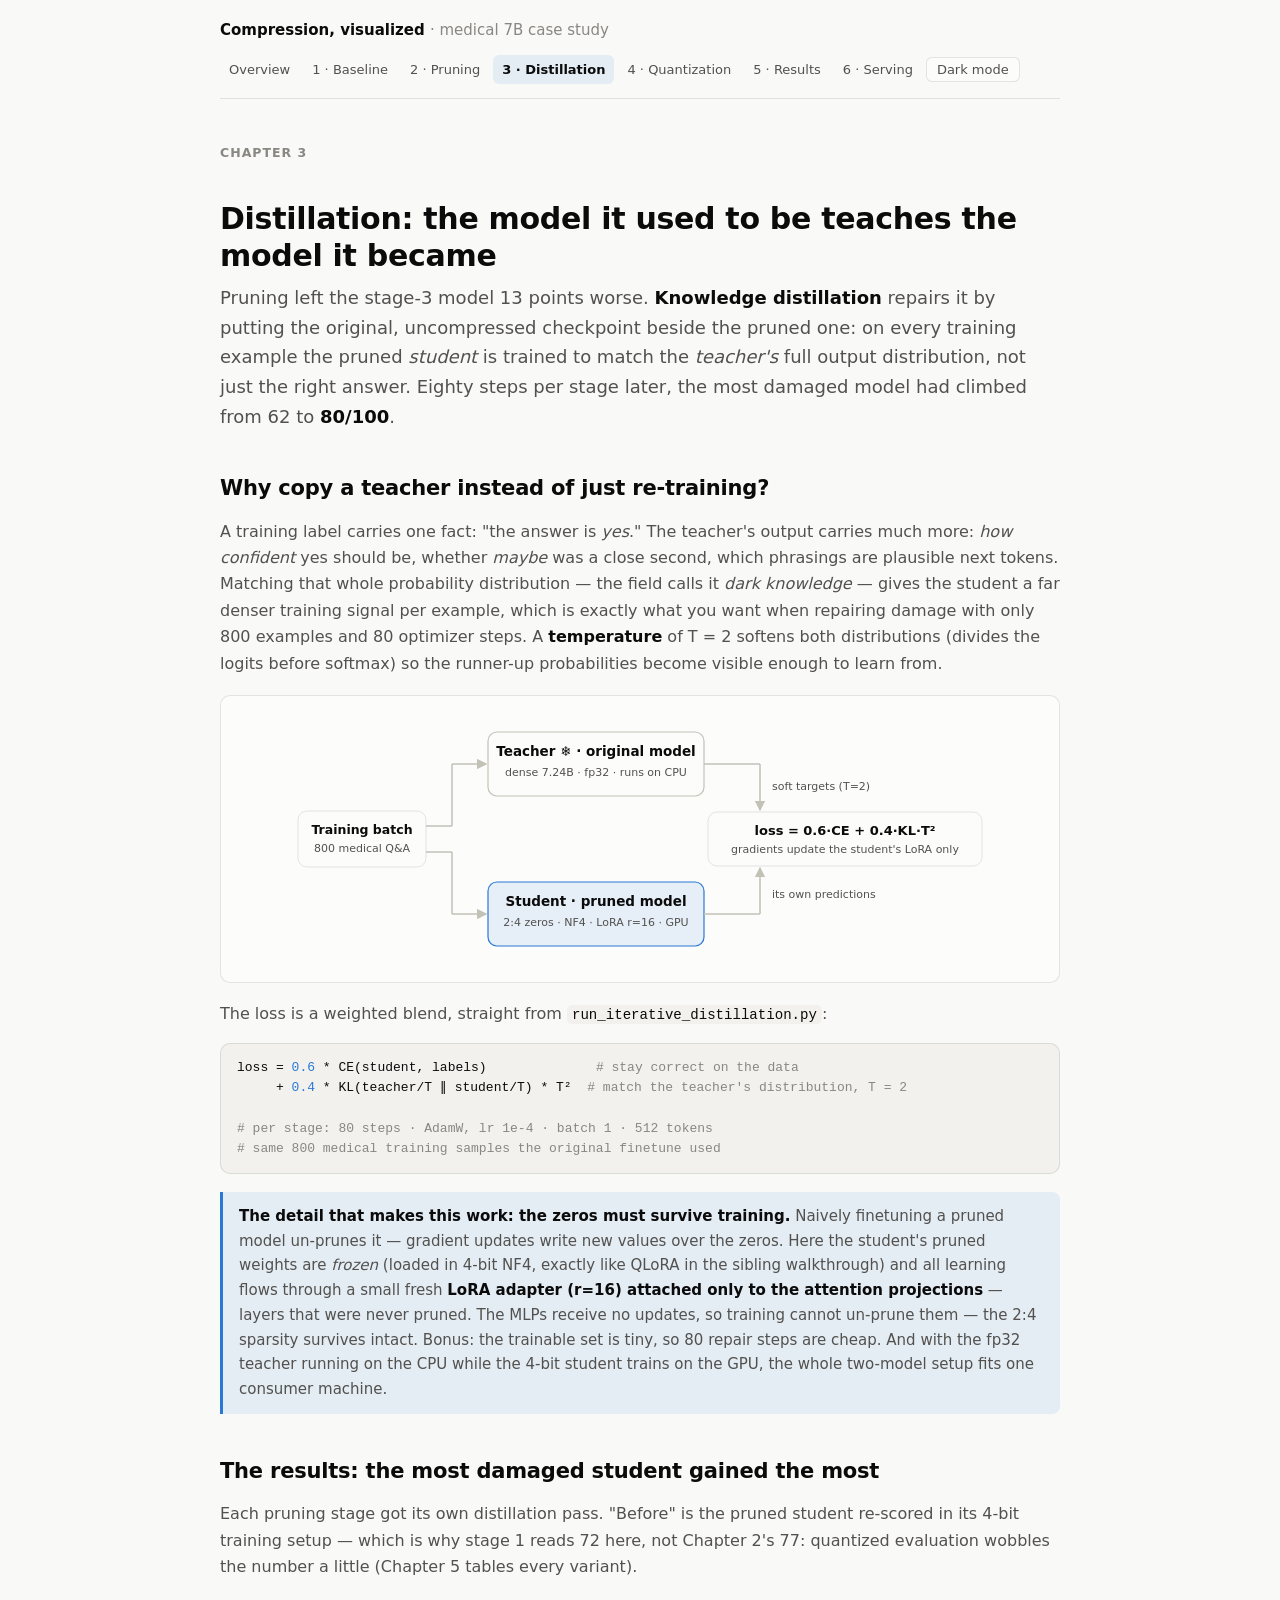
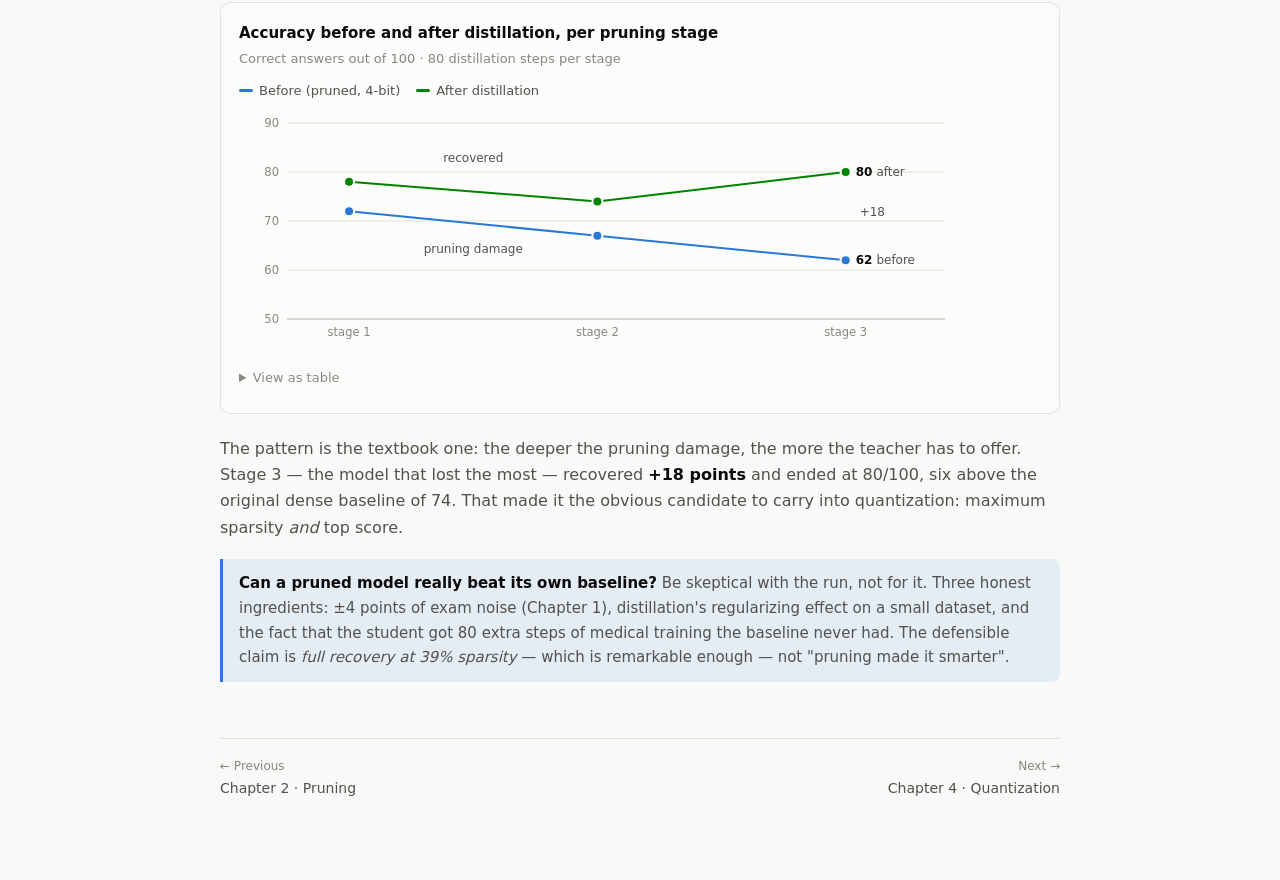
<file: docs/03-distillation.html>
<!DOCTYPE html>
<html lang="en">
<head>
<meta charset="utf-8">
<meta name="viewport" content="width=device-width, initial-scale=1">
<title>Chapter 3 · Distillation: the repair — Compression, visualized</title>
<link rel="stylesheet" href="assets/style.css">
</head>
<body>
<div class="wrap">

<header class="site-head">
  <a class="brand" href="index.html">Compression, visualized <span>· medical 7B case study</span></a>
  <nav class="site-nav">
    <a href="index.html">Overview</a>
    <a href="01-baseline.html">1 · Baseline</a>
    <a href="02-pruning.html">2 · Pruning</a>
    <a href="03-distillation.html" aria-current="page">3 · Distillation</a>
    <a href="04-quantization.html">4 · Quantization</a>
    <a href="05-results.html">5 · Results</a>
    <a href="06-deployment.html">6 · Serving</a>
    <button class="theme-toggle" type="button" aria-label="Switch to dark mode">Dark mode</button>
  </nav>
</header>

<p class="kicker">Chapter 3</p>
<h1>Distillation: the model it used to be teaches the model it became</h1>
<p class="lede">Pruning left the stage-3 model 13 points worse. <strong>Knowledge
distillation</strong> repairs it by putting the original, uncompressed checkpoint beside the
pruned one: on every training example the pruned <em>student</em> is trained to match the
<em>teacher's</em> full output distribution, not just the right answer. Eighty steps per stage
later, the most damaged model had climbed from 62 to <strong>80/100</strong>.</p>

<h2>Why copy a teacher instead of just re-training?</h2>
<p>A training label carries one fact: "the answer is <em>yes</em>." The teacher's output
carries much more: <em>how confident</em> yes should be, whether <em>maybe</em> was a close
second, which phrasings are plausible next tokens. Matching that whole probability
distribution — the field calls it <em>dark knowledge</em> — gives the student a far denser
training signal per example, which is exactly what you want when repairing damage with only
800 examples and 80 optimizer steps. A <strong>temperature</strong> of T&nbsp;=&nbsp;2 softens
both distributions (divides the logits before softmax) so the runner-up probabilities become
visible enough to learn from.</p>

<div class="card" style="overflow-x:auto; padding:18px 10px;">
  <svg viewBox="0 0 700 250" width="700" height="250" role="img" style="min-width:600px; display:block; margin:0 auto;"
       aria-label="Diagram: a batch of medical Q&A flows into both the teacher (the original dense model, fp32 on CPU) and the student (the pruned model in 4-bit with a small LoRA adapter). The teacher produces soft targets; the loss combines cross-entropy on the labels with KL divergence against the teacher, and only the student's LoRA weights are updated">
    <defs>
      <marker id="arrD" viewBox="0 0 8 8" refX="7" refY="4" markerWidth="7" markerHeight="7" orient="auto">
        <path d="M0,0 L8,4 L0,8 Z" fill="var(--baseline)"/>
      </marker>
    </defs>
    <g font-family="system-ui,sans-serif">
      <!-- batch -->
      <rect x="8" y="97" width="128" height="56" rx="9" fill="var(--surface)" stroke="var(--border)"/>
      <text x="72" y="120" text-anchor="middle" font-size="12.5" font-weight="650" fill="var(--text-primary)">Training batch</text>
      <text x="72" y="138" text-anchor="middle" font-size="11" fill="var(--text-secondary)">800 medical Q&amp;A</text>
      <!-- arrows to teacher & student -->
      <line x1="136" y1="112" x2="162" y2="112" stroke="var(--baseline)" stroke-width="1.5"/>
      <line x1="162" y1="112" x2="162" y2="50" stroke="var(--baseline)" stroke-width="1.5"/>
      <line x1="162" y1="50" x2="196" y2="50" stroke="var(--baseline)" stroke-width="1.5" marker-end="url(#arrD)"/>
      <line x1="136" y1="138" x2="162" y2="138" stroke="var(--baseline)" stroke-width="1.5"/>
      <line x1="162" y1="138" x2="162" y2="200" stroke="var(--baseline)" stroke-width="1.5"/>
      <line x1="162" y1="200" x2="196" y2="200" stroke="var(--baseline)" stroke-width="1.5" marker-end="url(#arrD)"/>
      <!-- teacher -->
      <rect x="198" y="18" width="216" height="64" rx="9" fill="var(--surface)" stroke="var(--baseline)" stroke-width="1.2"/>
      <text x="306" y="42" text-anchor="middle" font-size="13.5" font-weight="650" fill="var(--text-primary)">Teacher ❄ · original model</text>
      <text x="306" y="62" text-anchor="middle" font-size="11" fill="var(--text-secondary)">dense 7.24B · fp32 · runs on CPU</text>
      <!-- student -->
      <rect x="198" y="168" width="216" height="64" rx="9" fill="var(--accent-wash)" stroke="var(--series-1)" stroke-width="1.2"/>
      <text x="306" y="192" text-anchor="middle" font-size="13.5" font-weight="650" fill="var(--text-primary)">Student · pruned model</text>
      <text x="306" y="212" text-anchor="middle" font-size="11" fill="var(--text-secondary)">2:4 zeros · NF4 · LoRA r=16 · GPU</text>
      <!-- arrows to loss -->
      <line x1="414" y1="50" x2="470" y2="50" stroke="var(--baseline)" stroke-width="1.5"/>
      <line x1="470" y1="50" x2="470" y2="96" stroke="var(--baseline)" stroke-width="1.5" marker-end="url(#arrD)"/>
      <text x="482" y="76" text-anchor="start" font-size="11" fill="var(--text-secondary)">soft targets (T=2)</text>
      <line x1="414" y1="200" x2="470" y2="200" stroke="var(--baseline)" stroke-width="1.5"/>
      <line x1="470" y1="200" x2="470" y2="154" stroke="var(--baseline)" stroke-width="1.5" marker-end="url(#arrD)"/>
      <text x="482" y="184" text-anchor="start" font-size="11" fill="var(--text-secondary)">its own predictions</text>
      <!-- loss box -->
      <rect x="418" y="98" width="274" height="54" rx="9" fill="var(--surface)" stroke="var(--border)"/>
      <text x="555" y="121" text-anchor="middle" font-size="13" font-weight="650" fill="var(--text-primary)">loss = 0.6·CE + 0.4·KL·T²</text>
      <text x="555" y="139" text-anchor="middle" font-size="11" fill="var(--text-secondary)">gradients update the student's LoRA only</text>
    </g>
  </svg>
</div>

<p>The loss is a weighted blend, straight from <code>run_iterative_distillation.py</code>:</p>

<pre><code>loss = <span class="k">0.6</span> * CE(student, labels)              <span class="c"># stay correct on the data</span>
     + <span class="k">0.4</span> * KL(teacher/T ‖ student/T) * T²  <span class="c"># match the teacher's distribution, T = 2</span>

<span class="c"># per stage: 80 steps · AdamW, lr 1e-4 · batch 1 · 512 tokens</span>
<span class="c"># same 800 medical training samples the original finetune used</span></code></pre>

<div class="callout">
<strong>The detail that makes this work: the zeros must survive training.</strong> Naively
finetuning a pruned model un-prunes it — gradient updates write new values over the zeros.
Here the student's pruned weights are <em>frozen</em> (loaded in 4-bit NF4, exactly like QLoRA
in the sibling walkthrough) and all learning flows through a small fresh
<strong>LoRA adapter (r=16) attached only to the attention projections</strong> — layers that
were never pruned. The MLPs receive no updates, so training cannot un-prune them — the 2:4 sparsity survives intact.
Bonus: the trainable set is tiny, so 80 repair steps are cheap. And with the fp32 teacher
running on the CPU while the 4-bit student trains on the GPU, the whole two-model setup fits
one consumer machine.</div>

<h2>The results: the most damaged student gained the most</h2>
<p>Each pruning stage got its own distillation pass. "Before" is the pruned student re-scored
in its 4-bit training setup — which is why stage 1 reads 72 here, not Chapter 2's 77:
quantized evaluation wobbles the number a little (Chapter 5 tables every variant).</p>

<div class="fig">
  <p class="fig-title">Accuracy before and after distillation, per pruning stage</p>
  <p class="fig-sub">Correct answers out of 100 · 80 distillation steps per stage</p>
  <div class="legend">
    <span class="key"><i style="background:var(--series-1)"></i> Before (pruned, 4-bit)</span>
    <span class="key"><i style="background:var(--series-2)"></i> After distillation</span>
  </div>
  <div class="plot" id="chart-distill"></div>
  <details class="chart-table">
    <summary>View as table</summary>
    <table class="data">
      <tr><th>Stage</th><th>Before</th><th>After</th><th>Δ</th></tr>
      <tr><td>Stage 1 · up_proj (13% sparse)</td><td>72</td><td>78</td><td>+6</td></tr>
      <tr><td>Stage 2 · +gate_proj (26% sparse)</td><td>67</td><td>74</td><td>+7</td></tr>
      <tr><td>Stage 3 · +down_proj (39% sparse)</td><td>62</td><td>80</td><td>+18</td></tr>
    </table>
  </details>
</div>

<p>The pattern is the textbook one: the deeper the pruning damage, the more the teacher has to
offer. Stage 3 — the model that lost the most — recovered <strong>+18 points</strong> and ended
at 80/100, six above the original dense baseline of 74. That made it the obvious candidate to
carry into quantization: maximum sparsity <em>and</em> top score.</p>

<div class="callout">
<strong>Can a pruned model really beat its own baseline?</strong> Be skeptical with the run,
not for it. Three honest ingredients: ±4 points of exam noise (Chapter 1), distillation's
regularizing effect on a small dataset, and the fact that the student got 80 extra steps of
medical training the baseline never had. The defensible claim is <em>full recovery at 39%
sparsity</em> — which is remarkable enough — not "pruning made it smarter".</div>

<div class="pager">
  <a href="02-pruning.html"><span class="dir">← Previous</span> Chapter 2 · Pruning</a>
  <a class="next" href="04-quantization.html"><span class="dir">Next →</span> Chapter 4 · Quantization</a>
</div>

<script src="assets/charts.js"></script>
<script>
var STAGE_LABEL = { 1: "Stage 1 · up_proj", 2: "Stage 2 · +gate_proj", 3: "Stage 3 · +down_proj" };
FT.lineChart(document.getElementById("chart-distill").closest(".fig"), {
  height: 250,
  ariaLabel: "Line chart: before distillation the three pruned stages score 72, 67, and 62; after distillation they score 78, 74, and 80. Stage 3 gains 18 points",
  xDomain: [0.75, 3.4], yDomain: [50, 90],
  xTicks: [1, 2, 3], yTicks: [50, 60, 70, 80, 90],
  xFmt: function (v) { return "stage " + v; },
  xTooltip: function (x) { return STAGE_LABEL[x]; },
  yFmt: function (v) { return String(v); },
  series: [
    { name: "before", color: "var(--series-1)", markers: true, points: [[1,72],[2,67],[3,62]] },
    { name: "after", color: "var(--series-2)", markers: true, points: [[1,78],[2,74],[3,80]] }
  ],
  endLabels: true,
  annotations: [
    { x: 3, y: 71, dx: 14, text: "+18", anchor: "start" },
    { x: 1.5, y: 82, text: "recovered", anchor: "middle" },
    { x: 1.5, y: 63.5, text: "pruning damage", anchor: "middle" }
  ]
});
</script>
</div>
</body>
</html>
</file>
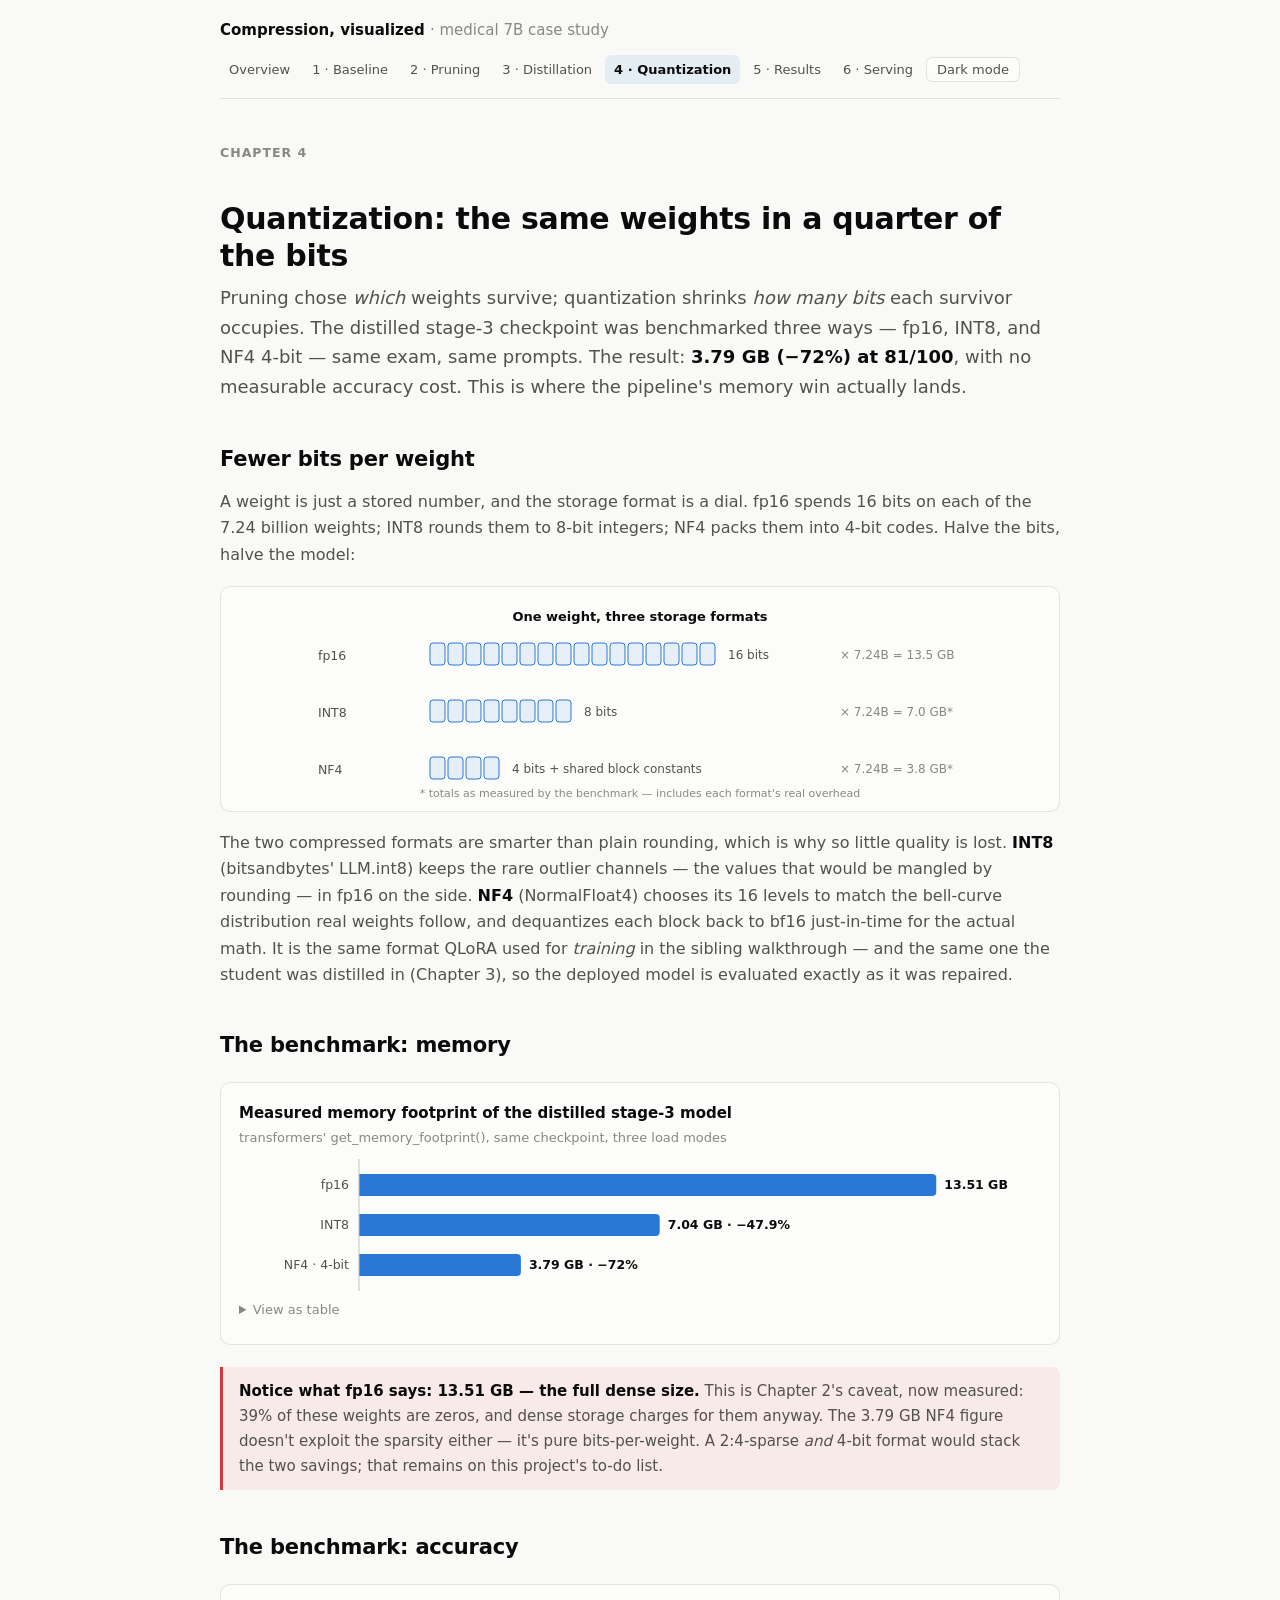
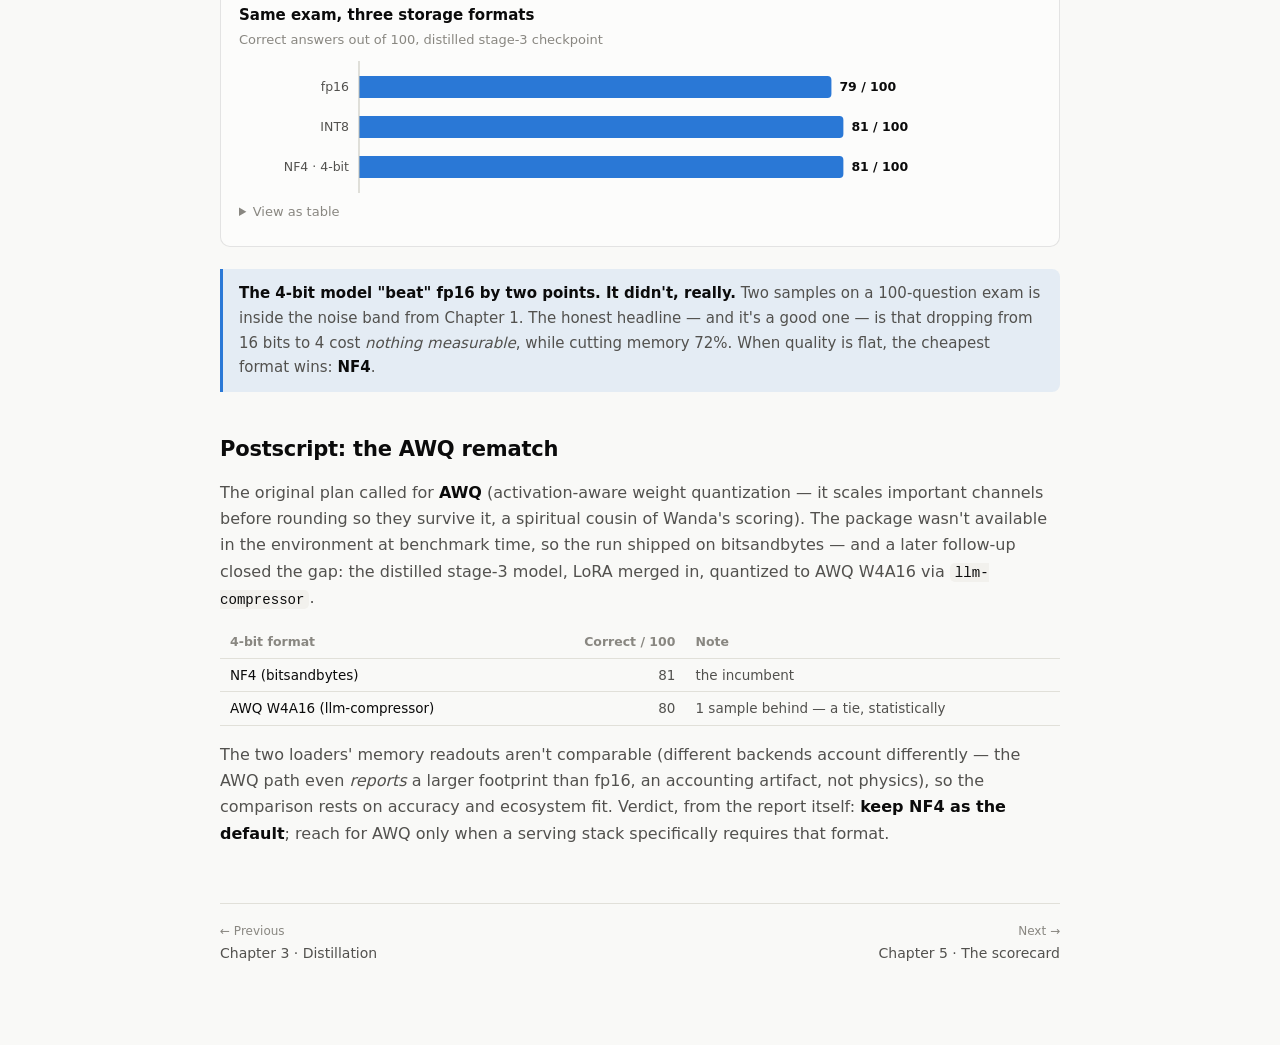
<file: docs/04-quantization.html>
<!DOCTYPE html>
<html lang="en">
<head>
<meta charset="utf-8">
<meta name="viewport" content="width=device-width, initial-scale=1">
<title>Chapter 4 · Quantization — Compression, visualized</title>
<link rel="stylesheet" href="assets/style.css">
</head>
<body>
<div class="wrap">

<header class="site-head">
  <a class="brand" href="index.html">Compression, visualized <span>· medical 7B case study</span></a>
  <nav class="site-nav">
    <a href="index.html">Overview</a>
    <a href="01-baseline.html">1 · Baseline</a>
    <a href="02-pruning.html">2 · Pruning</a>
    <a href="03-distillation.html">3 · Distillation</a>
    <a href="04-quantization.html" aria-current="page">4 · Quantization</a>
    <a href="05-results.html">5 · Results</a>
    <a href="06-deployment.html">6 · Serving</a>
    <button class="theme-toggle" type="button" aria-label="Switch to dark mode">Dark mode</button>
  </nav>
</header>

<p class="kicker">Chapter 4</p>
<h1>Quantization: the same weights in a quarter of the bits</h1>
<p class="lede">Pruning chose <em>which</em> weights survive; quantization shrinks <em>how many
bits</em> each survivor occupies. The distilled stage-3 checkpoint was benchmarked three ways —
fp16, INT8, and NF4 4-bit — same exam, same prompts. The result: <strong>3.79 GB (−72%)
at 81/100</strong>, with no measurable accuracy cost. This is where the pipeline's memory win
actually lands.</p>

<h2>Fewer bits per weight</h2>
<p>A weight is just a stored number, and the storage format is a dial. fp16 spends 16 bits on
each of the 7.24 billion weights; INT8 rounds them to 8-bit integers; NF4 packs them into
4-bit codes. Halve the bits, halve the model:</p>

<div class="card" style="overflow-x:auto; padding:18px 10px 10px;">
  <svg viewBox="0 0 660 196" width="660" height="196" role="img" style="min-width:560px; display:block; margin:0 auto;"
       aria-label="Diagram: one weight stored in fp16 occupies 16 bits, in INT8 eight bits, in NF4 four bits plus small shared block constants; across 7.24 billion weights that is 13.5, 7.0, and 3.8 gigabytes as measured">
    <g font-family="system-ui,sans-serif">
      <text x="330" y="16" text-anchor="middle" font-size="13" font-weight="650" fill="var(--text-primary)">One weight, three storage formats</text>
      <!-- fp16: 16 squares of 15px + 3 gap = 285 wide, start x=120 -->
      <text x="8" y="55" font-size="12.5" fill="var(--text-secondary)">fp16</text>
      <g fill="var(--accent-wash)" stroke="var(--series-1)" stroke-width="1">
        <rect x="120" y="38" width="15" height="22" rx="3"/><rect x="138" y="38" width="15" height="22" rx="3"/><rect x="156" y="38" width="15" height="22" rx="3"/><rect x="174" y="38" width="15" height="22" rx="3"/>
        <rect x="192" y="38" width="15" height="22" rx="3"/><rect x="210" y="38" width="15" height="22" rx="3"/><rect x="228" y="38" width="15" height="22" rx="3"/><rect x="246" y="38" width="15" height="22" rx="3"/>
        <rect x="264" y="38" width="15" height="22" rx="3"/><rect x="282" y="38" width="15" height="22" rx="3"/><rect x="300" y="38" width="15" height="22" rx="3"/><rect x="318" y="38" width="15" height="22" rx="3"/>
        <rect x="336" y="38" width="15" height="22" rx="3"/><rect x="354" y="38" width="15" height="22" rx="3"/><rect x="372" y="38" width="15" height="22" rx="3"/><rect x="390" y="38" width="15" height="22" rx="3"/>
      </g>
      <text x="418" y="54" font-size="12" fill="var(--text-secondary)">16 bits</text>
      <text x="530" y="54" font-size="12" fill="var(--text-muted)">× 7.24B = 13.5 GB</text>
      <!-- int8 -->
      <text x="8" y="112" font-size="12.5" fill="var(--text-secondary)">INT8</text>
      <g fill="var(--accent-wash)" stroke="var(--series-1)" stroke-width="1">
        <rect x="120" y="95" width="15" height="22" rx="3"/><rect x="138" y="95" width="15" height="22" rx="3"/><rect x="156" y="95" width="15" height="22" rx="3"/><rect x="174" y="95" width="15" height="22" rx="3"/>
        <rect x="192" y="95" width="15" height="22" rx="3"/><rect x="210" y="95" width="15" height="22" rx="3"/><rect x="228" y="95" width="15" height="22" rx="3"/><rect x="246" y="95" width="15" height="22" rx="3"/>
      </g>
      <text x="274" y="111" font-size="12" fill="var(--text-secondary)">8 bits</text>
      <text x="530" y="111" font-size="12" fill="var(--text-muted)">× 7.24B = 7.0 GB*</text>
      <!-- nf4 -->
      <text x="8" y="169" font-size="12.5" fill="var(--text-secondary)">NF4</text>
      <g fill="var(--accent-wash)" stroke="var(--series-1)" stroke-width="1">
        <rect x="120" y="152" width="15" height="22" rx="3"/><rect x="138" y="152" width="15" height="22" rx="3"/><rect x="156" y="152" width="15" height="22" rx="3"/><rect x="174" y="152" width="15" height="22" rx="3"/>
      </g>
      <text x="202" y="168" font-size="12" fill="var(--text-secondary)">4 bits + shared block constants</text>
      <text x="530" y="168" font-size="12" fill="var(--text-muted)">× 7.24B = 3.8 GB*</text>
      <text x="330" y="192" text-anchor="middle" font-size="11" fill="var(--text-muted)">* totals as measured by the benchmark — includes each format's real overhead</text>
    </g>
  </svg>
</div>

<p>The two compressed formats are smarter than plain rounding, which is why so little quality
is lost. <strong>INT8</strong> (bitsandbytes' LLM.int8) keeps the rare outlier channels — the
values that would be mangled by rounding — in fp16 on the side. <strong>NF4</strong>
(NormalFloat4) chooses its 16 levels to match the bell-curve distribution real weights follow,
and dequantizes each block back to bf16 just-in-time for the actual math. It is the same
format QLoRA used for <em>training</em> in the sibling walkthrough — and the same one the
student was distilled in (Chapter 3), so the deployed model is evaluated exactly as it was
repaired.</p>

<h2>The benchmark: memory</h2>
<div class="fig">
  <p class="fig-title">Measured memory footprint of the distilled stage-3 model</p>
  <p class="fig-sub">transformers' get_memory_footprint(), same checkpoint, three load modes</p>
  <div class="plot" id="chart-mem"></div>
  <details class="chart-table">
    <summary>View as table</summary>
    <table class="data">
      <tr><th>Format</th><th>Memory</th><th>vs fp16</th></tr>
      <tr><td>fp16</td><td>13.51 GB</td><td>—</td></tr>
      <tr><td>INT8</td><td>7.04 GB</td><td>−47.9%</td></tr>
      <tr><td>NF4 (4-bit)</td><td>3.79 GB</td><td>−72.0%</td></tr>
    </table>
  </details>
</div>

<div class="callout warn">
<strong>Notice what fp16 says: 13.51 GB — the full dense size.</strong> This is Chapter 2's
caveat, now measured: 39% of these weights are zeros, and dense storage charges for them
anyway. The 3.79 GB NF4 figure doesn't exploit the sparsity either — it's pure
bits-per-weight. A 2:4-sparse <em>and</em> 4-bit format would stack the two savings; that
remains on this project's to-do list.</div>

<h2>The benchmark: accuracy</h2>
<div class="fig">
  <p class="fig-title">Same exam, three storage formats</p>
  <p class="fig-sub">Correct answers out of 100, distilled stage-3 checkpoint</p>
  <div class="plot" id="chart-acc"></div>
  <details class="chart-table">
    <summary>View as table</summary>
    <table class="data">
      <tr><th>Format</th><th>Correct / 100</th><th>Δ vs fp16</th></tr>
      <tr><td>fp16</td><td>79</td><td>—</td></tr>
      <tr><td>INT8</td><td>81</td><td>+2</td></tr>
      <tr><td>NF4 (4-bit)</td><td>81</td><td>+2</td></tr>
    </table>
  </details>
</div>

<div class="callout">
<strong>The 4-bit model "beat" fp16 by two points. It didn't, really.</strong> Two samples on a
100-question exam is inside the noise band from Chapter 1. The honest headline — and it's a
good one — is that dropping from 16 bits to 4 cost <em>nothing measurable</em>, while cutting
memory 72%. When quality is flat, the cheapest format wins: <strong>NF4</strong>.</div>

<h2>Postscript: the AWQ rematch</h2>
<p>The original plan called for <strong>AWQ</strong> (activation-aware weight quantization —
it scales important channels before rounding so they survive it, a spiritual cousin of Wanda's
scoring). The package wasn't available in the environment at benchmark time, so the run
shipped on bitsandbytes — and a later follow-up closed the gap: the distilled stage-3 model,
LoRA merged in, quantized to AWQ W4A16 via <code>llm-compressor</code>.</p>

<table class="data">
  <tr><th>4-bit format</th><th>Correct / 100</th><th style="text-align:left">Note</th></tr>
  <tr><td>NF4 (bitsandbytes)</td><td>81</td><td style="text-align:left">the incumbent</td></tr>
  <tr><td>AWQ W4A16 (llm-compressor)</td><td>80</td><td style="text-align:left">1 sample behind — a tie, statistically</td></tr>
</table>

<p>The two loaders' memory readouts aren't comparable (different backends account differently
— the AWQ path even <em>reports</em> a larger footprint than fp16, an accounting artifact, not
physics), so the comparison rests on accuracy and ecosystem fit. Verdict, from the report
itself: <strong>keep NF4 as the default</strong>; reach for AWQ only when a serving stack
specifically requires that format.</p>

<div class="pager">
  <a href="03-distillation.html"><span class="dir">← Previous</span> Chapter 3 · Distillation</a>
  <a class="next" href="05-results.html"><span class="dir">Next →</span> Chapter 5 · The scorecard</a>
</div>

<script src="assets/charts.js"></script>
<script>
FT.barChart(document.getElementById("chart-mem").closest(".fig"), {
  ariaLabel: "Bar chart: the model occupies 13.51 gigabytes in fp16, 7.04 in INT8, and 3.79 in NF4 4-bit",
  max: 14, labelWidth: 120,
  bars: [
    { name: "fp16", value: 13.514, label: "13.51 GB", tip: "16 bits per weight, dense" },
    { name: "INT8", value: 7.040, label: "7.04 GB · −47.9%", tip: "8-bit + fp16 outlier channels" },
    { name: "NF4 · 4-bit", value: 3.790, label: "3.79 GB · −72%", tip: "4-bit + block constants" }
  ]
});
FT.barChart(document.getElementById("chart-acc").closest(".fig"), {
  ariaLabel: "Bar chart: 79 correct answers out of 100 at fp16, 81 at INT8, 81 at NF4 — differences within noise",
  max: 100, labelWidth: 120,
  bars: [
    { name: "fp16", value: 79, label: "79 / 100", tip: "reference precision" },
    { name: "INT8", value: 81, label: "81 / 100", tip: "+2 vs fp16 — within noise" },
    { name: "NF4 · 4-bit", value: 81, label: "81 / 100", tip: "+2 vs fp16 — within noise" }
  ]
});
</script>
</div>
</body>
</html>
</file>
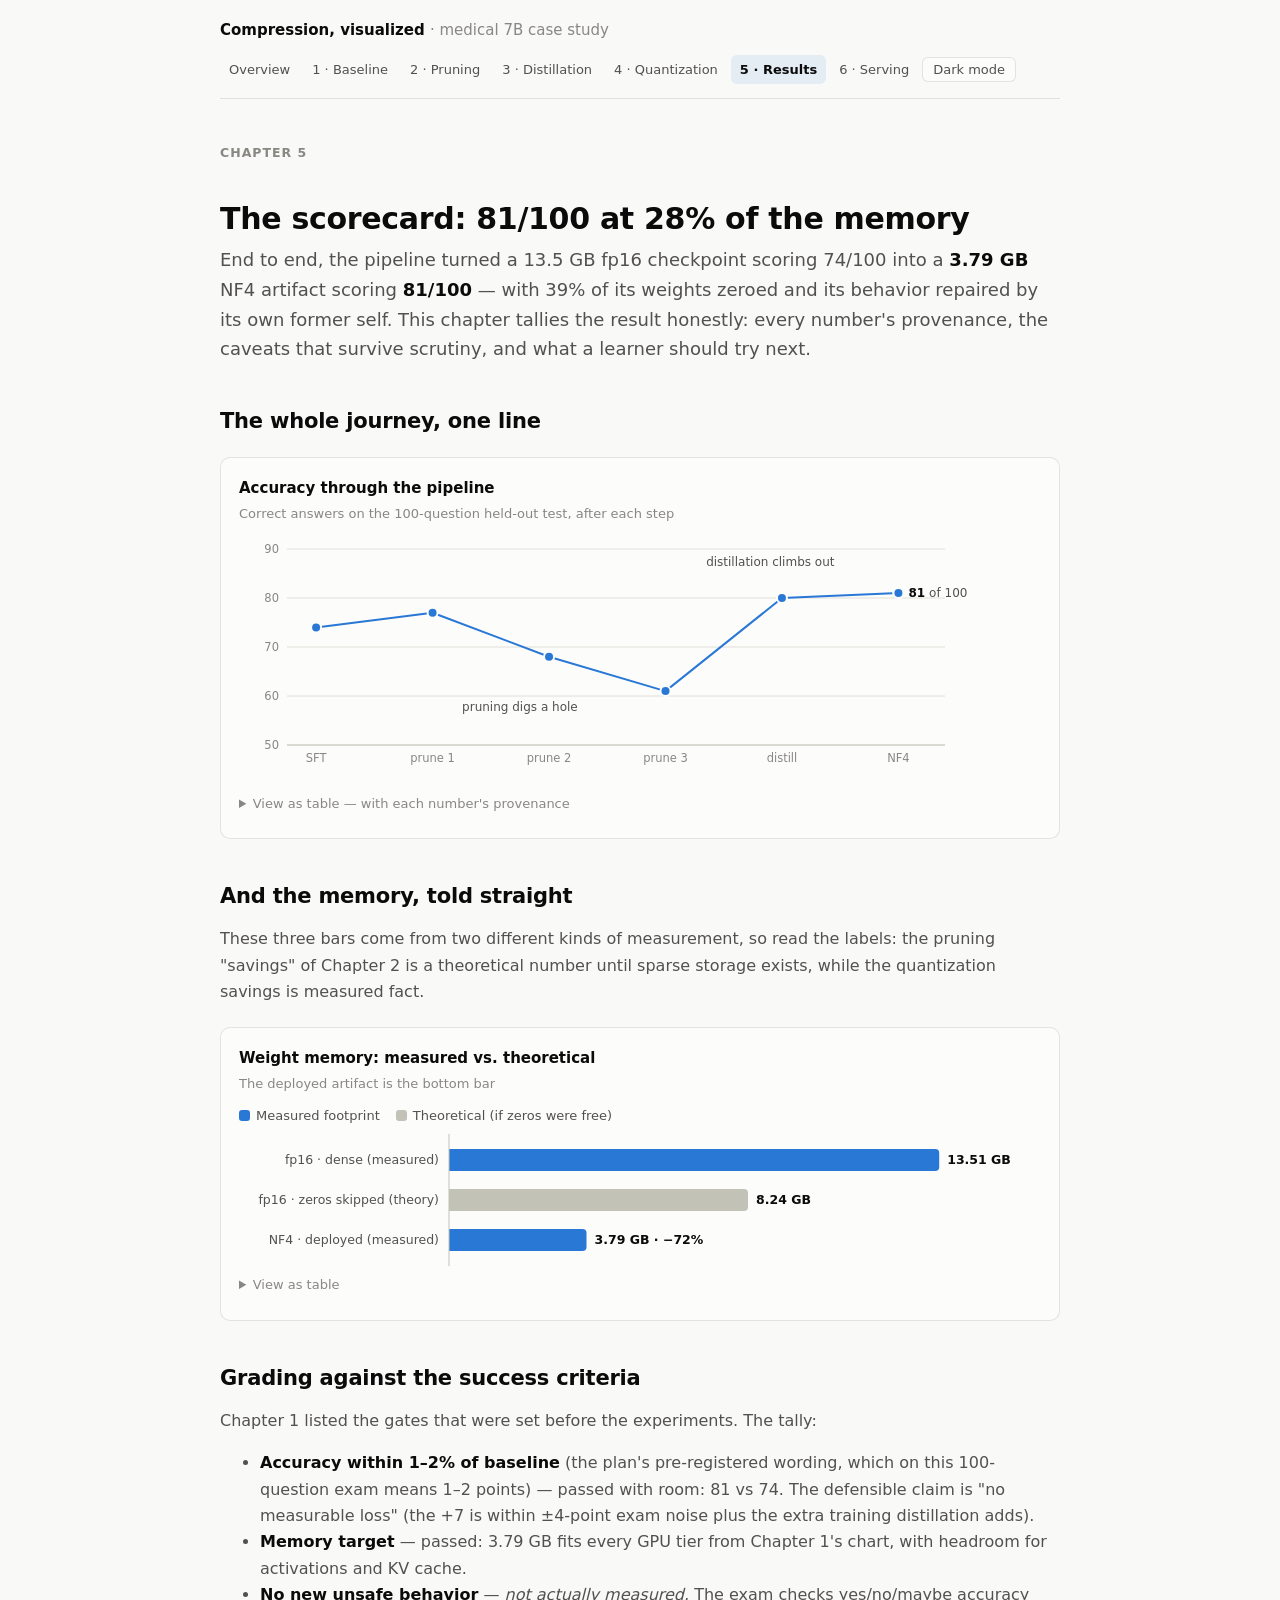
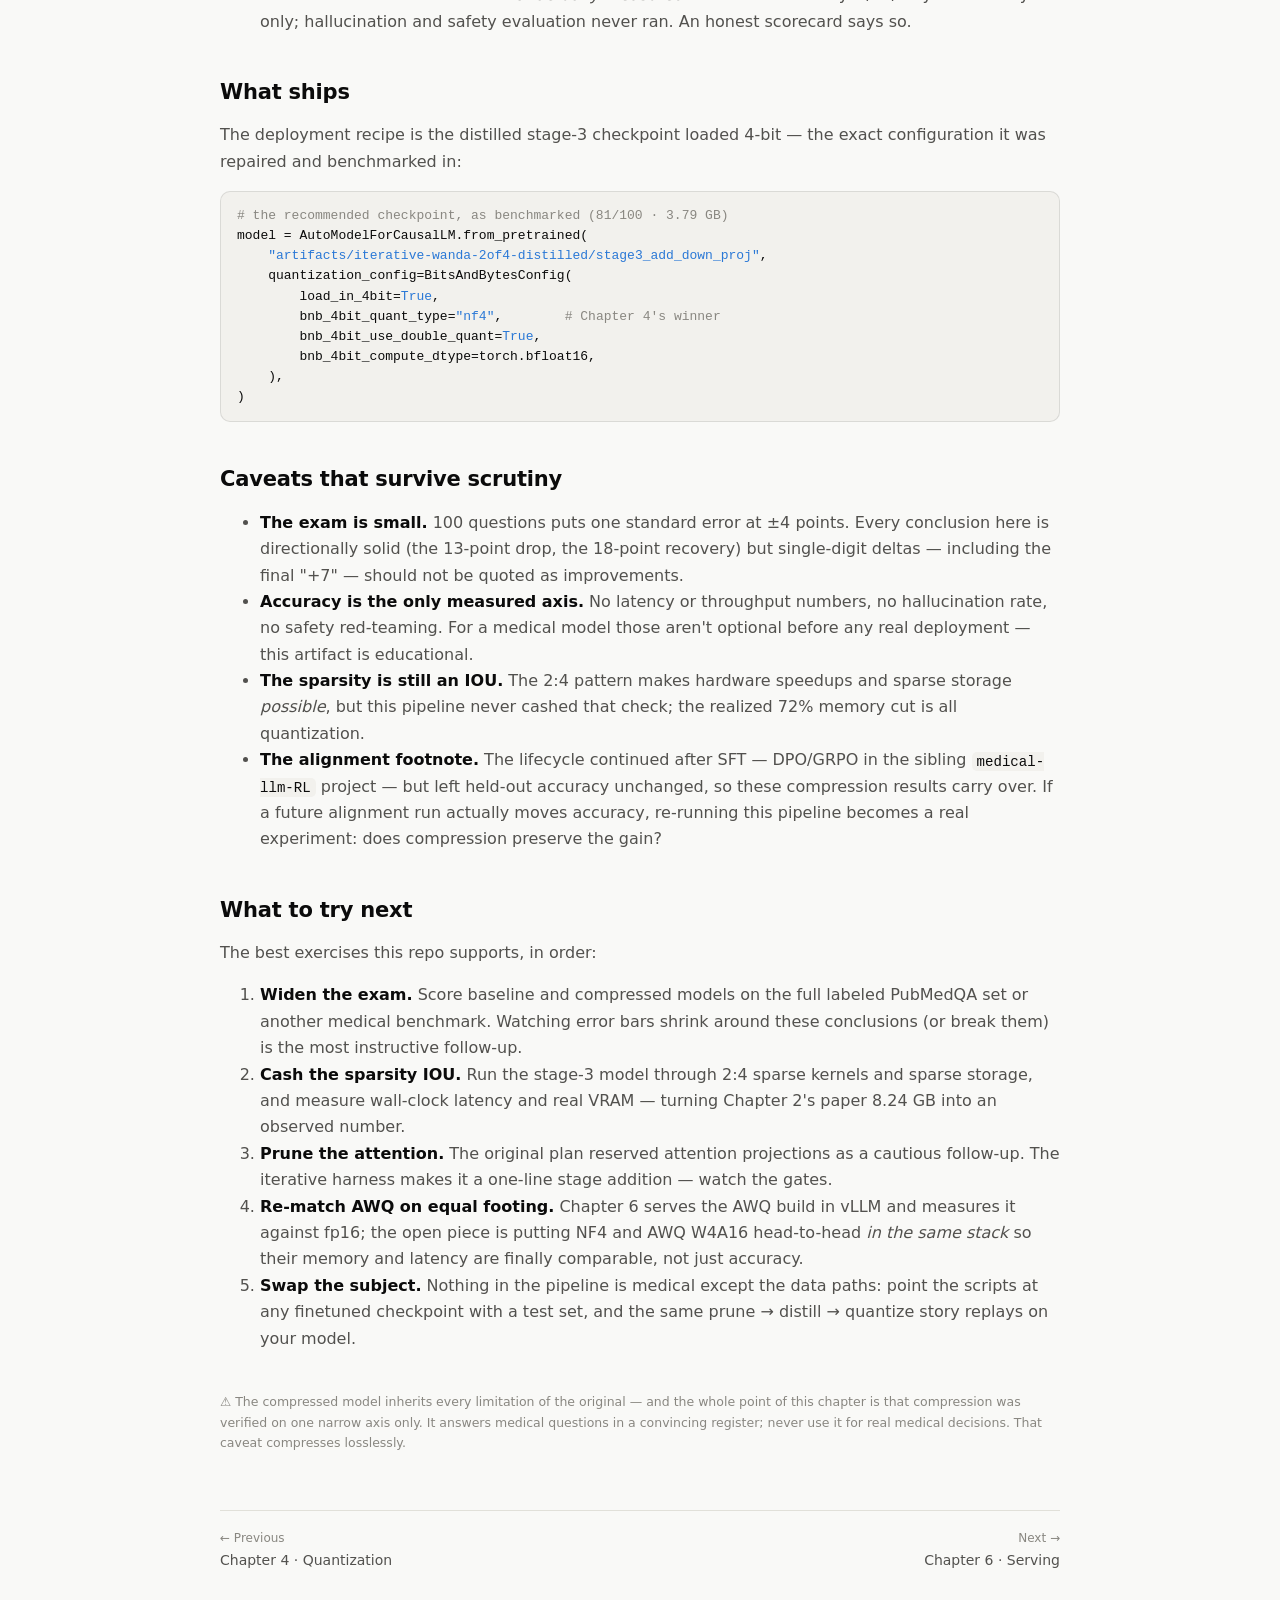
<file: docs/05-results.html>
<!DOCTYPE html>
<html lang="en">
<head>
<meta charset="utf-8">
<meta name="viewport" content="width=device-width, initial-scale=1">
<title>Chapter 5 · The scorecard — Compression, visualized</title>
<link rel="stylesheet" href="assets/style.css">
</head>
<body>
<div class="wrap">

<header class="site-head">
  <a class="brand" href="index.html">Compression, visualized <span>· medical 7B case study</span></a>
  <nav class="site-nav">
    <a href="index.html">Overview</a>
    <a href="01-baseline.html">1 · Baseline</a>
    <a href="02-pruning.html">2 · Pruning</a>
    <a href="03-distillation.html">3 · Distillation</a>
    <a href="04-quantization.html">4 · Quantization</a>
    <a href="05-results.html" aria-current="page">5 · Results</a>
    <a href="06-deployment.html">6 · Serving</a>
    <button class="theme-toggle" type="button" aria-label="Switch to dark mode">Dark mode</button>
  </nav>
</header>

<p class="kicker">Chapter 5</p>
<h1>The scorecard: 81/100 at 28% of the memory</h1>
<p class="lede">End to end, the pipeline turned a 13.5 GB fp16 checkpoint scoring 74/100 into a
<strong>3.79 GB</strong> NF4 artifact scoring <strong>81/100</strong> — with 39% of its weights
zeroed and its behavior repaired by its own former self. This chapter tallies the result
honestly: every number's provenance, the caveats that survive scrutiny, and what a learner
should try next.</p>

<h2>The whole journey, one line</h2>
<div class="fig">
  <p class="fig-title">Accuracy through the pipeline</p>
  <p class="fig-sub">Correct answers on the 100-question held-out test, after each step</p>
  <div class="plot" id="chart-journey"></div>
  <details class="chart-table">
    <summary>View as table — with each number's provenance</summary>
    <table class="data">
      <tr><th>Checkpoint</th><th>Eval precision</th><th>Correct / 100</th><th style="text-align:left">Source report</th></tr>
      <tr><td>SFT baseline</td><td>bf16</td><td>74</td><td style="text-align:left">iterative_pruning_metrics</td></tr>
      <tr><td>Pruning stage 1 · up_proj</td><td>bf16</td><td>77</td><td style="text-align:left">iterative_pruning_metrics</td></tr>
      <tr><td>Pruning stage 2 · +gate_proj</td><td>bf16</td><td>68</td><td style="text-align:left">iterative_pruning_metrics</td></tr>
      <tr><td>Pruning stage 3 · +down_proj</td><td>bf16</td><td>61</td><td style="text-align:left">iterative_pruning_metrics</td></tr>
      <tr><td>Stage 3 reloaded for distillation</td><td>NF4</td><td>62</td><td style="text-align:left">iterative_distillation_metrics</td></tr>
      <tr><td>Stage 3 distilled</td><td>NF4</td><td>80</td><td style="text-align:left">iterative_distillation_metrics</td></tr>
      <tr><td>Distilled, benchmarked at fp16</td><td>fp16</td><td>79</td><td style="text-align:left">quantization_step_metrics</td></tr>
      <tr><td>Distilled, benchmarked at INT8</td><td>INT8</td><td>81</td><td style="text-align:left">quantization_step_metrics</td></tr>
      <tr><td>Distilled, NF4 — <strong>deployed</strong></td><td>NF4</td><td>81</td><td style="text-align:left">quantization_step_metrics</td></tr>
      <tr><td>Distilled + merged, AWQ W4A16</td><td>W4A16</td><td>80</td><td style="text-align:left">awq_quantization_metrics</td></tr>
    </table>
  </details>
</div>

<h2>And the memory, told straight</h2>
<p>These three bars come from two different kinds of measurement, so read the labels: the
pruning "savings" of Chapter 2 is a theoretical number until sparse storage exists, while the
quantization savings is measured fact.</p>

<div class="fig">
  <p class="fig-title">Weight memory: measured vs. theoretical</p>
  <p class="fig-sub">The deployed artifact is the bottom bar</p>
  <div class="legend">
    <span class="key"><i class="swatch" style="background:var(--series-1)"></i> Measured footprint</span>
    <span class="key"><i class="swatch" style="background:var(--de-emphasis)"></i> Theoretical (if zeros were free)</span>
  </div>
  <div class="plot" id="chart-mem"></div>
  <details class="chart-table">
    <summary>View as table</summary>
    <table class="data">
      <tr><th>Accounting</th><th>GB</th><th style="text-align:left">Status</th></tr>
      <tr><td>fp16, dense (zeros stored)</td><td>13.51</td><td style="text-align:left">measured</td></tr>
      <tr><td>fp16 if 2:4 zeros were skipped</td><td>8.24</td><td style="text-align:left">theoretical — needs sparse storage/kernels</td></tr>
      <tr><td>NF4 4-bit, dense</td><td>3.79</td><td style="text-align:left">measured — the deployed artifact</td></tr>
    </table>
  </details>
</div>

<h2>Grading against the success criteria</h2>
<p>Chapter 1 listed the gates that were set before the experiments. The tally:</p>
<ul>
  <li><strong>Accuracy within 1–2% of baseline</strong> (the plan's pre-registered wording, which on this 100-question exam means 1–2 points) — passed with room: 81 vs 74.
  The defensible claim is "no measurable loss" (the +7 is within ±4-point exam noise plus the
  extra training distillation adds).</li>
  <li><strong>Memory target</strong> — passed: 3.79 GB fits every GPU tier from Chapter 1's
  chart, with headroom for activations and KV cache.</li>
  <li><strong>No new unsafe behavior</strong> — <em>not actually measured.</em> The exam checks
  yes/no/maybe accuracy only; hallucination and safety evaluation never ran. An honest
  scorecard says so.</li>
</ul>

<h2>What ships</h2>
<p>The deployment recipe is the distilled stage-3 checkpoint loaded 4-bit — the exact
configuration it was repaired and benchmarked in:</p>

<pre><code><span class="c"># the recommended checkpoint, as benchmarked (81/100 · 3.79 GB)</span>
model = AutoModelForCausalLM.from_pretrained(
    <span class="k">"artifacts/iterative-wanda-2of4-distilled/stage3_add_down_proj"</span>,
    quantization_config=BitsAndBytesConfig(
        load_in_4bit=<span class="k">True</span>,
        bnb_4bit_quant_type=<span class="k">"nf4"</span>,        <span class="c"># Chapter 4's winner</span>
        bnb_4bit_use_double_quant=<span class="k">True</span>,
        bnb_4bit_compute_dtype=torch.bfloat16,
    ),
)</code></pre>

<h2>Caveats that survive scrutiny</h2>
<ul>
  <li><strong>The exam is small.</strong> 100 questions puts one standard error at ±4 points.
  Every conclusion here is directionally solid (the 13-point drop, the 18-point recovery) but
  single-digit deltas — including the final "+7" — should not be quoted as improvements.</li>
  <li><strong>Accuracy is the only measured axis.</strong> No latency or throughput numbers, no
  hallucination rate, no safety red-teaming. For a medical model those aren't optional before
  any real deployment — this artifact is educational.</li>
  <li><strong>The sparsity is still an IOU.</strong> The 2:4 pattern makes hardware speedups
  and sparse storage <em>possible</em>, but this pipeline never cashed that check; the realized
  72% memory cut is all quantization.</li>
  <li><strong>The alignment footnote.</strong> The lifecycle continued after SFT — DPO/GRPO in
  the sibling <code>medical-llm-RL</code> project — but left held-out accuracy unchanged, so
  these compression results carry over. If a future alignment run actually moves accuracy,
  re-running this pipeline becomes a real experiment: does compression preserve the gain?</li>
</ul>

<h2>What to try next</h2>
<p>The best exercises this repo supports, in order:</p>
<ol>
  <li><strong>Widen the exam.</strong> Score baseline and compressed models on the full labeled
  PubMedQA set or another medical benchmark. Watching error bars shrink around these
  conclusions (or break them) is the most instructive follow-up.</li>
  <li><strong>Cash the sparsity IOU.</strong> Run the stage-3 model through 2:4 sparse kernels
  and sparse storage, and measure wall-clock latency and real VRAM — turning Chapter 2's paper
  8.24 GB into an observed number.</li>
  <li><strong>Prune the attention.</strong> The original plan reserved attention projections as
  a cautious follow-up. The iterative harness makes it a one-line stage addition — watch the
  gates.</li>
  <li><strong>Re-match AWQ on equal footing.</strong> Chapter 6 serves the AWQ build in vLLM and
  measures it against fp16; the open piece is putting NF4 and AWQ W4A16 head-to-head <em>in the
  same stack</em> so their memory and latency are finally comparable, not just accuracy.</li>
  <li><strong>Swap the subject.</strong> Nothing in the pipeline is medical except the data
  paths: point the scripts at any finetuned checkpoint with a test set, and the same
  prune → distill → quantize story replays on your model.</li>
</ol>

<p class="foot">⚠️ The compressed model inherits every limitation of the original — and the
whole point of this chapter is that compression was verified on one narrow axis only. It
answers medical questions in a convincing register; never use it for real medical decisions.
That caveat compresses losslessly.</p>

<div class="pager">
  <a href="04-quantization.html"><span class="dir">← Previous</span> Chapter 4 · Quantization</a>
  <a class="next" href="06-deployment.html"><span class="dir">Next →</span> Chapter 6 · Serving</a>
</div>

<script src="assets/charts.js"></script>
<script>
var STEPS = ["SFT", "prune 1", "prune 2", "prune 3", "distill", "NF4"];
var STEPS_LONG = ["SFT checkpoint (baseline)", "Pruning stage 1 · up_proj", "Pruning stage 2 · +gate_proj",
                  "Pruning stage 3 · +down_proj", "After distillation (stage 3)", "Quantized NF4 (deployed)"];
FT.lineChart(document.getElementById("chart-journey").closest(".fig"), {
  height: 250,
  ariaLabel: "Line chart: accuracy 74 at baseline, 77 then 68 then 61 across pruning stages, 80 after distillation, 81 deployed in NF4",
  xDomain: [-0.25, 5.4], yDomain: [50, 90],
  xTicks: [0, 1, 2, 3, 4, 5], yTicks: [50, 60, 70, 80, 90],
  xFmt: function (v) { return STEPS[v]; },
  xTooltip: function (x) { return STEPS_LONG[x]; },
  yFmt: function (v) { return String(v); },
  series: [
    { name: "of 100", color: "var(--series-1)", markers: true,
      points: [[0,74],[1,77],[2,68],[3,61],[4,80],[5,81]] }
  ],
  endLabels: true,
  annotations: [
    { x: 1.75, y: 57, text: "pruning digs a hole", anchor: "middle" },
    { x: 3.9, y: 86.5, text: "distillation climbs out", anchor: "middle" }
  ]
});
FT.barChart(document.getElementById("chart-mem").closest(".fig"), {
  ariaLabel: "Bar chart: 13.51 gigabytes measured at fp16 dense, 8.24 gigabytes theoretical if zeros were skipped, 3.79 gigabytes measured in NF4 — the deployed artifact",
  max: 14, labelWidth: 210,
  bars: [
    { name: "fp16 · dense (measured)", value: 13.51, label: "13.51 GB", color: "var(--series-1)", tip: "zeros stored like any weight" },
    { name: "fp16 · zeros skipped (theory)", value: 8.24, label: "8.24 GB", color: "var(--de-emphasis)", tip: "needs sparse storage/kernels" },
    { name: "NF4 · deployed (measured)", value: 3.79, label: "3.79 GB · −72%", color: "var(--series-1)", tip: "the shipping artifact" }
  ]
});
</script>
</div>
</body>
</html>
</file>
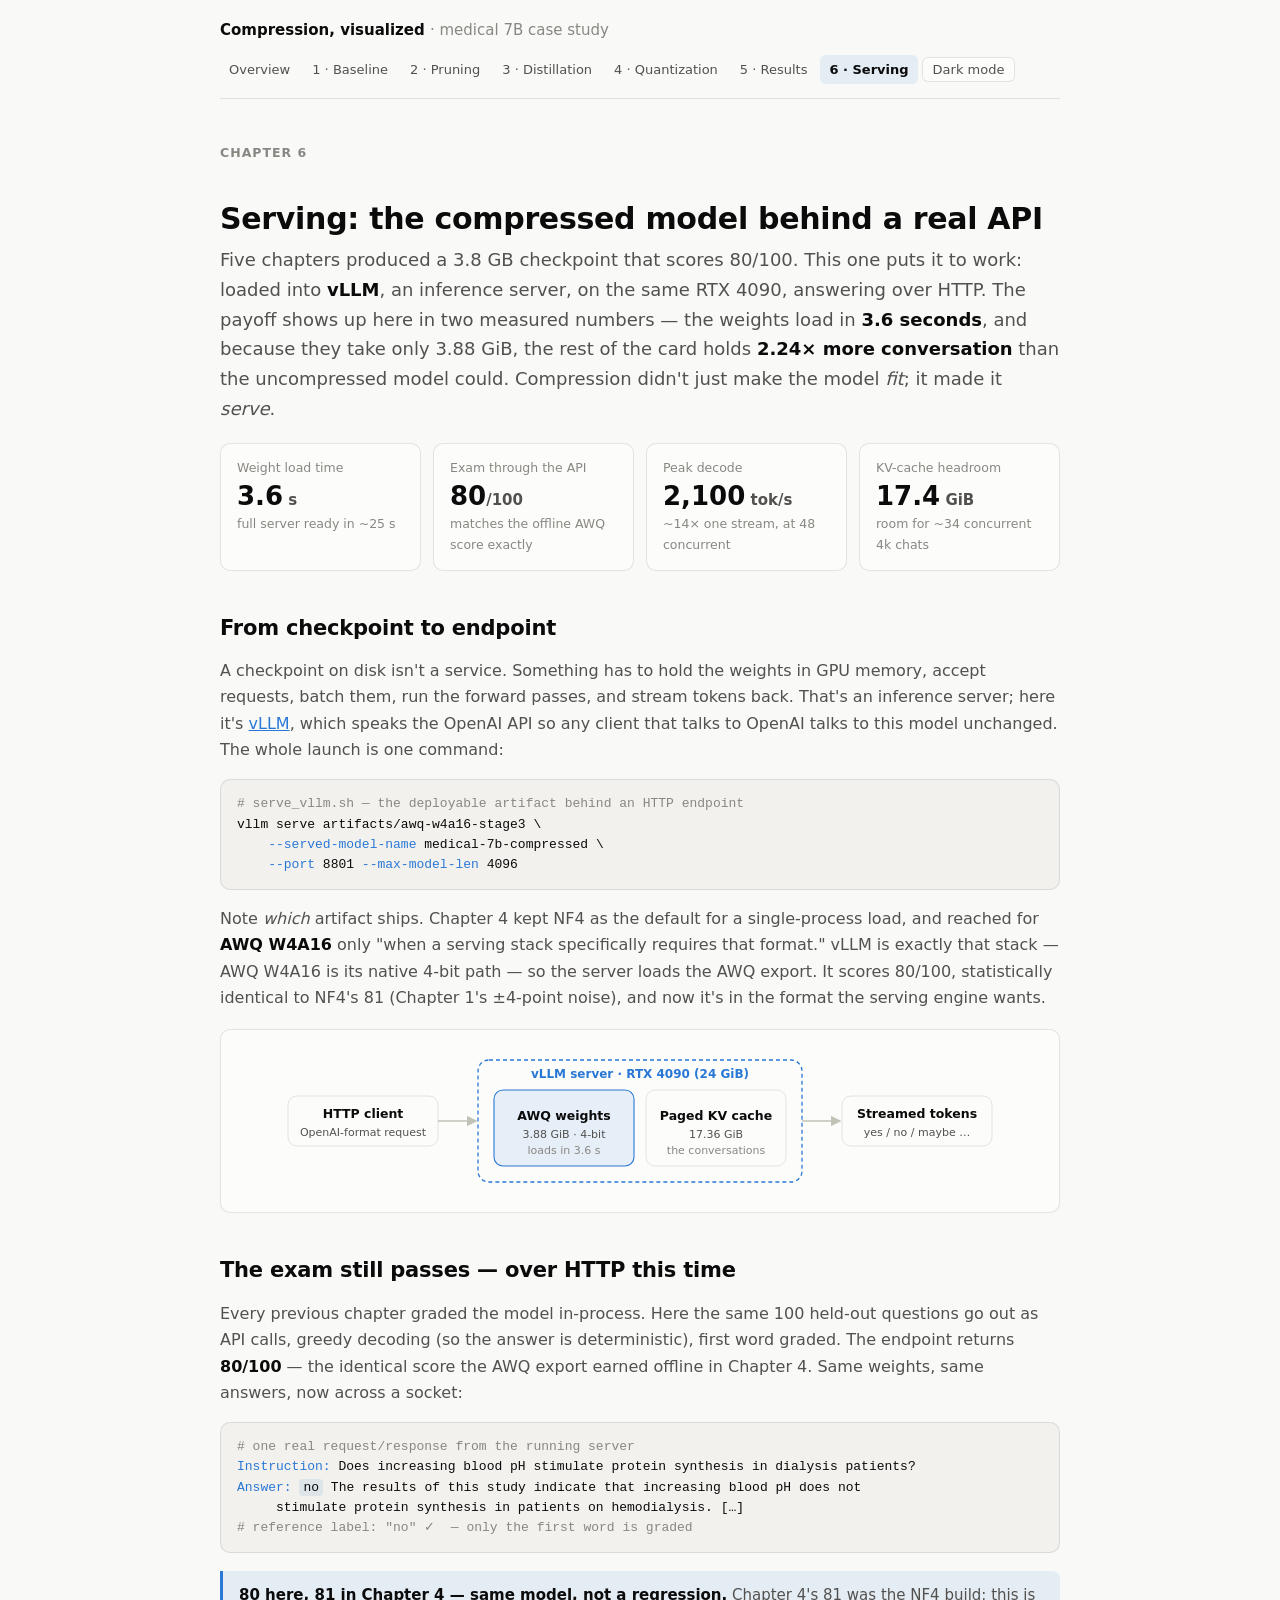
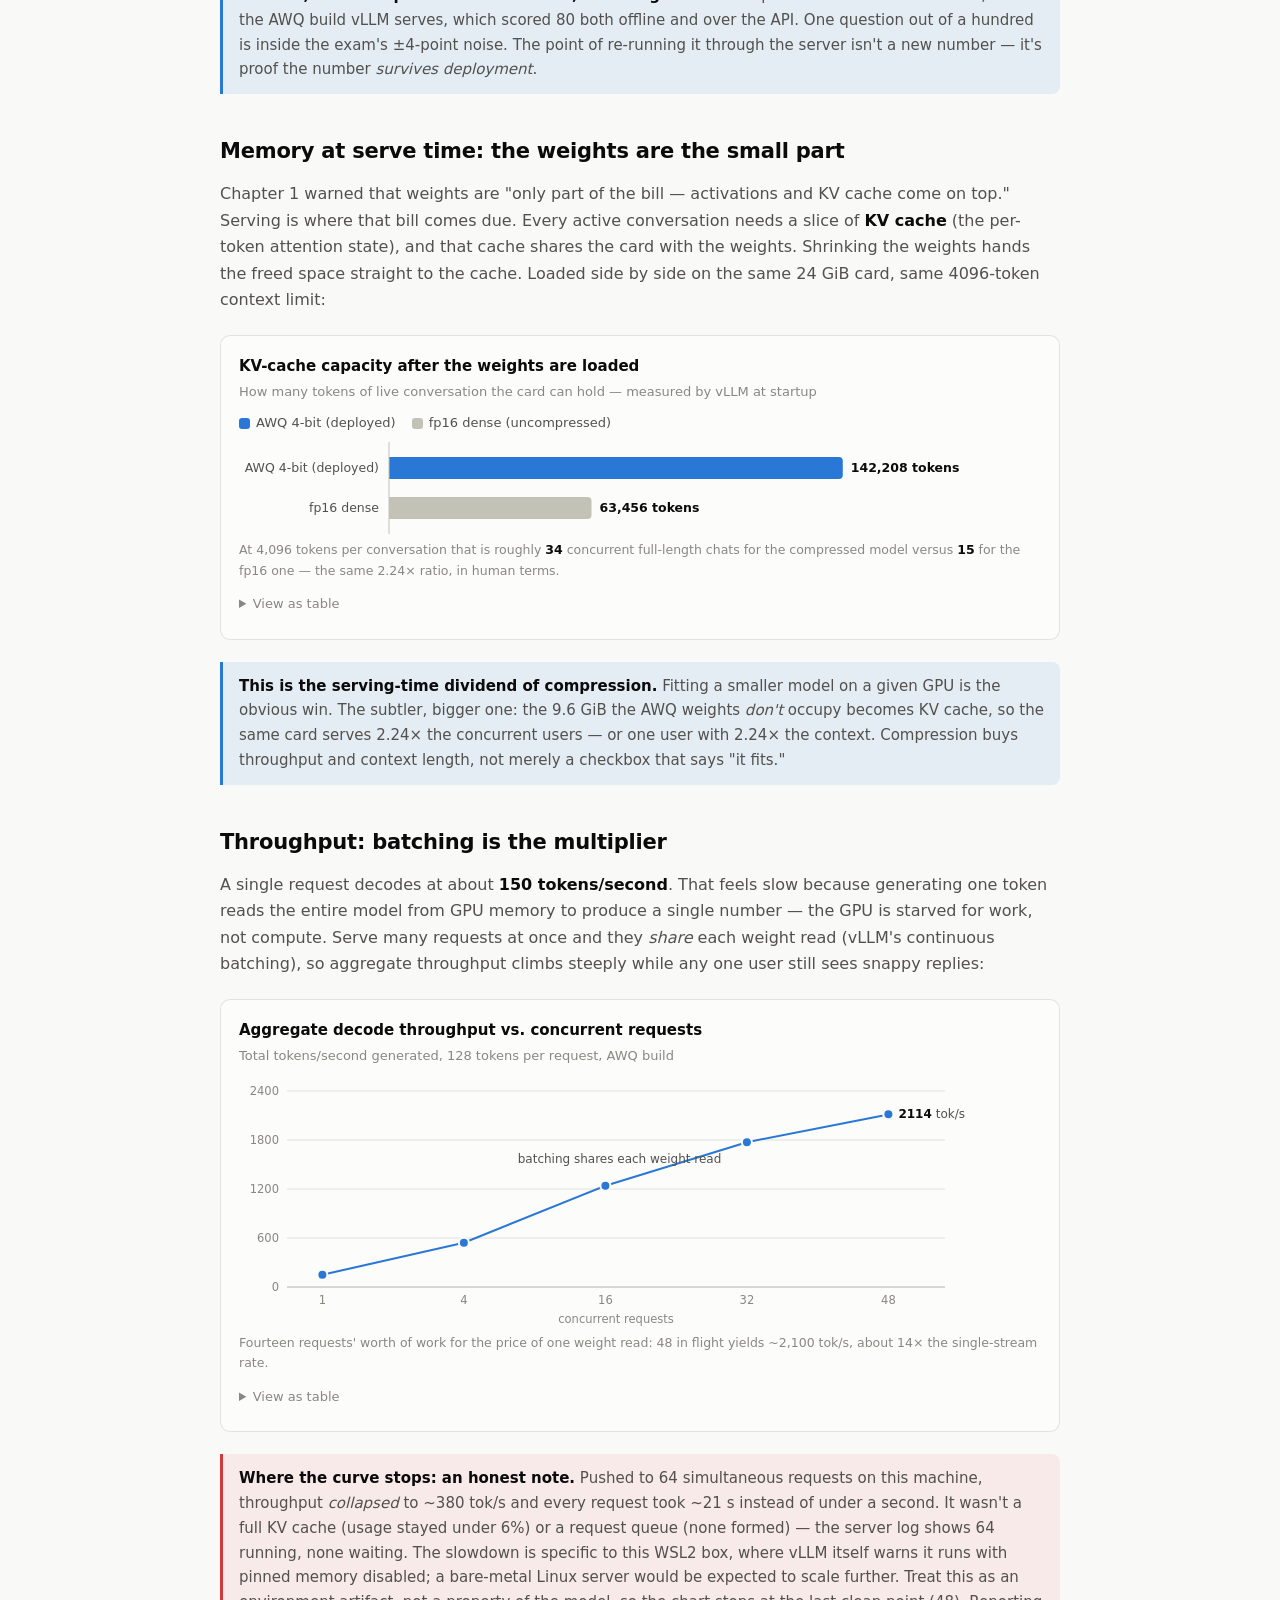
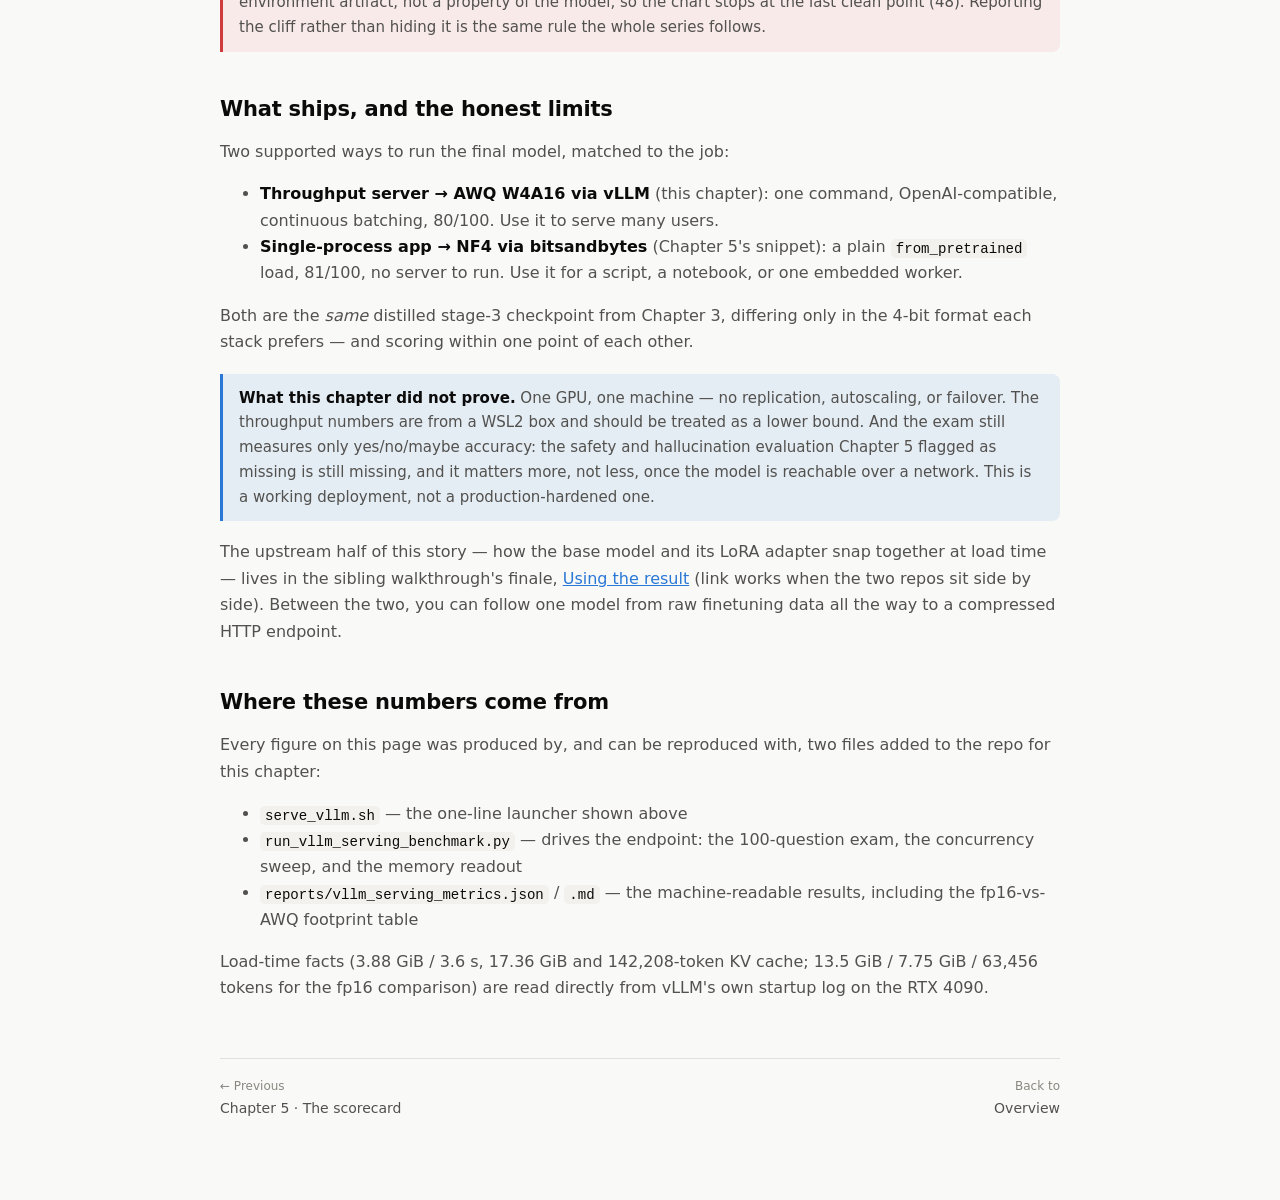
<file: docs/06-deployment.html>
<!DOCTYPE html>
<html lang="en">
<head>
<meta charset="utf-8">
<meta name="viewport" content="width=device-width, initial-scale=1">
<title>Chapter 6 · Serving — Compression, visualized</title>
<link rel="stylesheet" href="assets/style.css">
</head>
<body>
<div class="wrap">

<header class="site-head">
  <a class="brand" href="index.html">Compression, visualized <span>· medical 7B case study</span></a>
  <nav class="site-nav">
    <a href="index.html">Overview</a>
    <a href="01-baseline.html">1 · Baseline</a>
    <a href="02-pruning.html">2 · Pruning</a>
    <a href="03-distillation.html">3 · Distillation</a>
    <a href="04-quantization.html">4 · Quantization</a>
    <a href="05-results.html">5 · Results</a>
    <a href="06-deployment.html" aria-current="page">6 · Serving</a>
    <button class="theme-toggle" type="button" aria-label="Switch to dark mode">Dark mode</button>
  </nav>
</header>

<p class="kicker">Chapter 6</p>
<h1>Serving: the compressed model behind a real API</h1>
<p class="lede">Five chapters produced a 3.8 GB checkpoint that scores 80/100. This one puts it to
work: loaded into <strong>vLLM</strong>, an inference server, on the same RTX 4090, answering
over HTTP. The payoff shows up here in two measured numbers — the weights load in
<strong>3.6 seconds</strong>, and because they take only 3.88 GiB, the rest of the card holds
<strong>2.24× more conversation</strong> than the uncompressed model could. Compression didn't
just make the model <em>fit</em>; it made it <em>serve</em>.</p>

<div class="tiles">
  <div class="tile">
    <div class="label">Weight load time</div>
    <div class="value">3.6<small> s</small></div>
    <div class="sub">full server ready in ~25 s</div>
  </div>
  <div class="tile">
    <div class="label">Exam through the API</div>
    <div class="value">80<small>/100</small></div>
    <div class="sub">matches the offline AWQ score exactly</div>
  </div>
  <div class="tile">
    <div class="label">Peak decode</div>
    <div class="value">2,100<small> tok/s</small></div>
    <div class="sub">~14× one stream, at 48 concurrent</div>
  </div>
  <div class="tile">
    <div class="label">KV-cache headroom</div>
    <div class="value">17.4<small> GiB</small></div>
    <div class="sub">room for ~34 concurrent 4k chats</div>
  </div>
</div>

<h2>From checkpoint to endpoint</h2>
<p>A checkpoint on disk isn't a service. Something has to hold the weights in GPU memory, accept
requests, batch them, run the forward passes, and stream tokens back. That's an inference
server; here it's <a href="https://docs.vllm.ai" target="_blank" rel="noopener">vLLM</a>, which
speaks the OpenAI API so any client that talks to OpenAI talks to this model unchanged. The
whole launch is one command:</p>

<pre><code><span class="c"># serve_vllm.sh — the deployable artifact behind an HTTP endpoint</span>
vllm serve artifacts/awq-w4a16-stage3 \
    <span class="k">--served-model-name</span> medical-7b-compressed \
    <span class="k">--port</span> 8801 <span class="k">--max-model-len</span> 4096</code></pre>

<p>Note <em>which</em> artifact ships. Chapter 4 kept NF4 as the default for a single-process
load, and reached for <strong>AWQ W4A16</strong> only "when a serving stack specifically
requires that format." vLLM is exactly that stack — AWQ W4A16 is its native 4-bit path — so the
server loads the AWQ export. It scores 80/100, statistically identical to NF4's 81 (Chapter 1's
±4-point noise), and now it's in the format the serving engine wants.</p>

<div class="card" style="overflow-x:auto; padding:16px 8px;">
  <svg viewBox="0 0 720 150" width="720" height="150" role="img" style="min-width:600px; display:block; margin:0 auto;"
       aria-label="Diagram: an HTTP client sends a request to the vLLM server, which holds the 3.88 GiB of AWQ weights plus a 17.36 GiB paged KV cache on the GPU, and streams tokens back">
    <defs>
      <marker id="arrS" viewBox="0 0 8 8" refX="7" refY="4" markerWidth="7" markerHeight="7" orient="auto">
        <path d="M0,0 L8,4 L0,8 Z" fill="var(--baseline)"/>
      </marker>
    </defs>
    <g font-family="system-ui,sans-serif">
      <rect x="8" y="50" width="150" height="50" rx="9" fill="var(--surface)" stroke="var(--border)"/>
      <text x="83" y="72" text-anchor="middle" font-size="12.5" font-weight="650" fill="var(--text-primary)">HTTP client</text>
      <text x="83" y="90" text-anchor="middle" font-size="11" fill="var(--text-secondary)">OpenAI-format request</text>
      <line x1="158" y1="75" x2="196" y2="75" stroke="var(--baseline)" stroke-width="1.5" marker-end="url(#arrS)"/>
      <!-- server box holding weights + kv cache -->
      <rect x="198" y="14" width="324" height="122" rx="11" fill="none" stroke="var(--series-1)" stroke-width="1.3" stroke-dasharray="4 3"/>
      <text x="360" y="32" text-anchor="middle" font-size="12" font-weight="650" fill="var(--series-1)">vLLM server · RTX 4090 (24 GiB)</text>
      <rect x="214" y="44" width="140" height="76" rx="9" fill="var(--accent-wash)" stroke="var(--series-1)" stroke-width="1.1"/>
      <text x="284" y="74" text-anchor="middle" font-size="12.5" font-weight="650" fill="var(--text-primary)">AWQ weights</text>
      <text x="284" y="92" text-anchor="middle" font-size="11" fill="var(--text-secondary)">3.88 GiB · 4-bit</text>
      <text x="284" y="108" text-anchor="middle" font-size="11" fill="var(--text-muted)">loads in 3.6 s</text>
      <rect x="366" y="44" width="140" height="76" rx="9" fill="var(--surface)" stroke="var(--border)"/>
      <text x="436" y="74" text-anchor="middle" font-size="12.5" font-weight="650" fill="var(--text-primary)">Paged KV cache</text>
      <text x="436" y="92" text-anchor="middle" font-size="11" fill="var(--text-secondary)">17.36 GiB</text>
      <text x="436" y="108" text-anchor="middle" font-size="11" fill="var(--text-muted)">the conversations</text>
      <line x1="522" y1="75" x2="560" y2="75" stroke="var(--baseline)" stroke-width="1.5" marker-end="url(#arrS)"/>
      <rect x="562" y="50" width="150" height="50" rx="9" fill="var(--surface)" stroke="var(--border)"/>
      <text x="637" y="72" text-anchor="middle" font-size="12.5" font-weight="650" fill="var(--text-primary)">Streamed tokens</text>
      <text x="637" y="90" text-anchor="middle" font-size="11" fill="var(--text-secondary)">yes / no / maybe …</text>
    </g>
  </svg>
</div>

<h2>The exam still passes — over HTTP this time</h2>
<p>Every previous chapter graded the model in-process. Here the same 100 held-out questions go
out as API calls, greedy decoding (so the answer is deterministic), first word graded. The
endpoint returns <strong>80/100</strong> — the identical score the AWQ export earned offline in
Chapter 4. Same weights, same answers, now across a socket:</p>

<pre><code><span class="c"># one real request/response from the running server</span>
<span class="k">Instruction:</span> Does increasing blood pH stimulate protein synthesis in dialysis patients?
<span class="k">Answer:</span> <span class="hl">no</span> The results of this study indicate that increasing blood pH does not
     stimulate protein synthesis in patients on hemodialysis. […]
<span class="c"># reference label: "no" ✓  — only the first word is graded</span></code></pre>

<div class="callout">
<strong>80 here, 81 in Chapter 4 — same model, not a regression.</strong> Chapter 4's 81 was the
NF4 build; this is the AWQ build vLLM serves, which scored 80 both offline and over the API. One
question out of a hundred is inside the exam's ±4-point noise. The point of re-running it through
the server isn't a new number — it's proof the number <em>survives deployment</em>.</div>

<h2>Memory at serve time: the weights are the small part</h2>
<p>Chapter 1 warned that weights are "only part of the bill — activations and KV cache come on
top." Serving is where that bill comes due. Every active conversation needs a slice of
<strong>KV cache</strong> (the per-token attention state), and that cache shares the card with
the weights. Shrinking the weights hands the freed space straight to the cache. Loaded side by
side on the same 24 GiB card, same 4096-token context limit:</p>

<div class="fig">
  <p class="fig-title">KV-cache capacity after the weights are loaded</p>
  <p class="fig-sub">How many tokens of live conversation the card can hold — measured by vLLM at startup</p>
  <div class="legend">
    <span class="key"><i class="swatch" style="background:var(--series-1)"></i> AWQ 4-bit (deployed)</span>
    <span class="key"><i class="swatch" style="background:var(--de-emphasis)"></i> fp16 dense (uncompressed)</span>
  </div>
  <div class="plot" id="chart-kv"></div>
  <p class="note">At 4,096 tokens per conversation that is roughly <strong>34</strong> concurrent
  full-length chats for the compressed model versus <strong>15</strong> for the fp16 one — the
  same 2.24× ratio, in human terms.</p>
  <details class="chart-table">
    <summary>View as table</summary>
    <table class="data">
      <tr><th>Loaded as</th><th>Weights on GPU</th><th>KV-cache free</th><th>KV-cache capacity</th></tr>
      <tr><td>AWQ W4A16 (deployed)</td><td>3.88 GiB</td><td>17.36 GiB</td><td>142,208 tokens</td></tr>
      <tr><td>fp16 dense (distilled)</td><td>13.5 GiB</td><td>7.75 GiB</td><td>63,456 tokens</td></tr>
    </table>
  </details>
</div>

<div class="callout">
<strong>This is the serving-time dividend of compression.</strong> Fitting a smaller model on a
given GPU is the obvious win. The subtler, bigger one: the 9.6 GiB the AWQ weights <em>don't</em>
occupy becomes KV cache, so the same card serves 2.24× the concurrent users — or one user with
2.24× the context. Compression buys throughput and context length, not merely a checkbox that
says "it fits."</div>

<h2>Throughput: batching is the multiplier</h2>
<p>A single request decodes at about <strong>150 tokens/second</strong>. That feels slow because
generating one token reads the entire model from GPU memory to produce a single number — the GPU
is starved for work, not compute. Serve many requests at once and they <em>share</em> each weight
read (vLLM's continuous batching), so aggregate throughput climbs steeply while any one user
still sees snappy replies:</p>

<div class="fig">
  <p class="fig-title">Aggregate decode throughput vs. concurrent requests</p>
  <p class="fig-sub">Total tokens/second generated, 128 tokens per request, AWQ build</p>
  <div class="plot" id="chart-tput"></div>
  <p class="note">Fourteen requests' worth of work for the price of one weight read: 48 in
  flight yields ~2,100 tok/s, about 14× the single-stream rate.</p>
  <details class="chart-table">
    <summary>View as table</summary>
    <table class="data">
      <tr><th>Concurrent requests</th><th>Aggregate tokens/s</th></tr>
      <tr><td>1</td><td>151</td></tr>
      <tr><td>4</td><td>543</td></tr>
      <tr><td>16</td><td>1,240</td></tr>
      <tr><td>32</td><td>1,773</td></tr>
      <tr><td>48</td><td>2,114</td></tr>
    </table>
  </details>
</div>

<div class="callout warn">
<strong>Where the curve stops: an honest note.</strong> Pushed to 64 simultaneous requests on
this machine, throughput <em>collapsed</em> to ~380 tok/s and every request took ~21 s instead
of under a second. It wasn't a full KV cache (usage stayed under 6%) or a request queue (none
formed) — the server log shows 64 running, none waiting. The slowdown is specific to this WSL2
box, where vLLM itself warns it runs with pinned memory disabled; a bare-metal Linux server would
be expected to scale further. Treat this as an environment artifact, not a property of the model,
so the chart stops at the last clean point (48). Reporting the cliff rather than hiding it is the
same rule the whole series follows.</div>

<h2>What ships, and the honest limits</h2>
<p>Two supported ways to run the final model, matched to the job:</p>
<ul>
  <li><strong>Throughput server → AWQ W4A16 via vLLM</strong> (this chapter): one command,
  OpenAI-compatible, continuous batching, 80/100. Use it to serve many users.</li>
  <li><strong>Single-process app → NF4 via bitsandbytes</strong> (Chapter 5's snippet): a plain
  <code>from_pretrained</code> load, 81/100, no server to run. Use it for a script, a notebook,
  or one embedded worker.</li>
</ul>
<p>Both are the <em>same</em> distilled stage-3 checkpoint from Chapter 3, differing only in the
4-bit format each stack prefers — and scoring within one point of each other.</p>

<div class="callout">
<strong>What this chapter did not prove.</strong> One GPU, one machine — no replication,
autoscaling, or failover. The throughput numbers are from a WSL2 box and should be treated as a
lower bound. And the exam still measures only yes/no/maybe accuracy: the safety and hallucination
evaluation Chapter 5 flagged as missing is still missing, and it matters more, not less, once the
model is reachable over a network. This is a working deployment, not a production-hardened one.</div>

<p>The upstream half of this story — how the base model and its LoRA adapter snap together at
load time — lives in the sibling walkthrough's finale,
<a href="../../medical-llm/docs/05-inference.html">Using the result</a> (link works when the two
repos sit side by side). Between the two, you can follow one model from raw finetuning data all
the way to a compressed HTTP endpoint.</p>

<h2>Where these numbers come from</h2>
<p>Every figure on this page was produced by, and can be reproduced with, two files added to the
repo for this chapter:</p>
<ul>
  <li><code>serve_vllm.sh</code> — the one-line launcher shown above</li>
  <li><code>run_vllm_serving_benchmark.py</code> — drives the endpoint: the 100-question exam,
  the concurrency sweep, and the memory readout</li>
  <li><code>reports/vllm_serving_metrics.json</code> / <code>.md</code> — the machine-readable
  results, including the fp16-vs-AWQ footprint table</li>
</ul>
<p>Load-time facts (3.88 GiB / 3.6 s, 17.36 GiB and 142,208-token KV cache; 13.5 GiB / 7.75 GiB
/ 63,456 tokens for the fp16 comparison) are read directly from vLLM's own startup log on the
RTX 4090.</p>

<div class="pager">
  <a href="05-results.html"><span class="dir">← Previous</span> Chapter 5 · The scorecard</a>
  <a class="next" href="index.html"><span class="dir">Back to</span> Overview</a>
</div>

<script src="assets/charts.js"></script>
<script>
FT.barChart(document.getElementById("chart-kv").closest(".fig"), {
  ariaLabel: "Bar chart: after loading weights, the AWQ 4-bit build leaves room for 142,208 tokens of KV cache; the fp16 dense build leaves room for 63,456 — 2.24 times less",
  max: 178000, labelWidth: 150,
  bars: [
    { name: "AWQ 4-bit (deployed)", value: 142208, label: "142,208 tokens", color: "var(--series-1)", tip: "17.36 GiB free for KV cache · ~34 concurrent 4k chats" },
    { name: "fp16 dense", value: 63456, label: "63,456 tokens", color: "var(--de-emphasis)", tip: "7.75 GiB free for KV cache · ~15 concurrent 4k chats" }
  ]
});
var TPUT_X = ["1", "4", "16", "32", "48"];
FT.lineChart(document.getElementById("chart-tput").closest(".fig"), {
  height: 250,
  ariaLabel: "Line chart: aggregate decode throughput rises from 151 tokens per second at one concurrent request to 2,114 at 48 concurrent requests",
  xDomain: [-0.25, 4.4], yDomain: [0, 2400],
  xTicks: [0, 1, 2, 3, 4], yTicks: [0, 600, 1200, 1800, 2400],
  xFmt: function (v) { return TPUT_X[v]; },
  xTooltip: function (x) { return TPUT_X[x] + " concurrent"; },
  yFmt: function (v) { return String(v); },
  xLabel: "concurrent requests",
  series: [
    { name: "tok/s", color: "var(--series-1)", markers: true,
      points: [[0,151],[1,543],[2,1240],[3,1773],[4,2114]] }
  ],
  endLabels: true,
  annotations: [
    { x: 2.1, y: 1520, text: "batching shares each weight read", anchor: "middle" }
  ]
});
</script>
</div>
</body>
</html>
</file>
<file: docs/assets/style.css>
/* Shared chrome for the finetuning walkthrough.
   Color tokens follow the validated reference palette (light + dark). */

:root {
  color-scheme: light;
  --page: #f9f9f7;
  --surface: #fcfcfb;
  --text-primary: #0b0b0b;
  --text-secondary: #52514e;
  --text-muted: #898781;
  --grid: #e1e0d9;
  --baseline: #c3c2b7;
  --border: rgba(11, 11, 11, 0.10);
  --series-1: #2a78d6;
  --series-2: #008300;
  --series-3: #e87ba4;
  --accent-wash: rgba(42, 120, 214, 0.10);
  --de-emphasis: #c3c2b7;
  --code-bg: #f2f1ed;
  --good: #0ca30c;
  --critical: #d03b3b;
  --success-text: #006300;
}

@media (prefers-color-scheme: dark) {
  :root:where(:not([data-theme="light"])) {
    color-scheme: dark;
    --page: #0d0d0d;
    --surface: #1a1a19;
    --text-primary: #ffffff;
    --text-secondary: #c3c2b7;
    --text-muted: #898781;
    --grid: #2c2c2a;
    --baseline: #383835;
    --border: rgba(255, 255, 255, 0.10);
    --series-1: #3987e5;
    --series-2: #008300;
    --series-3: #d55181;
    --accent-wash: rgba(57, 135, 229, 0.14);
    --de-emphasis: #52514e;
    --code-bg: #232322;
    --success-text: #0ca30c;
  }
}
:root[data-theme="dark"] {
  color-scheme: dark;
  --page: #0d0d0d;
  --surface: #1a1a19;
  --text-primary: #ffffff;
  --text-secondary: #c3c2b7;
  --text-muted: #898781;
  --grid: #2c2c2a;
  --baseline: #383835;
  --border: rgba(255, 255, 255, 0.10);
  --series-1: #3987e5;
  --series-2: #008300;
  --series-3: #d55181;
  --accent-wash: rgba(57, 135, 229, 0.14);
  --de-emphasis: #52514e;
  --code-bg: #232322;
  --success-text: #0ca30c;
}

* { box-sizing: border-box; }

body {
  margin: 0;
  background: var(--page);
  color: var(--text-primary);
  font: 16px/1.65 system-ui, -apple-system, "Segoe UI", sans-serif;
  -webkit-text-size-adjust: 100%;
}

.wrap { max-width: 880px; margin: 0 auto; padding: 0 20px 80px; }

/* ---------- header / nav ---------- */

.site-head {
  display: flex; align-items: center; justify-content: space-between;
  gap: 12px; padding: 18px 0 14px; border-bottom: 1px solid var(--grid);
  flex-wrap: wrap;
}
.brand { font-weight: 650; font-size: 15px; text-decoration: none; color: var(--text-primary); }
.brand span { color: var(--text-muted); font-weight: 500; }
.site-nav { display: flex; gap: 4px; flex-wrap: wrap; align-items: center; }
.site-nav a {
  font-size: 13px; color: var(--text-secondary); text-decoration: none;
  padding: 4px 9px; border-radius: 6px;
}
.site-nav a:hover { background: var(--accent-wash); color: var(--text-primary); }
.site-nav a:focus-visible { background: var(--accent-wash); color: var(--text-primary); outline: 2px solid var(--series-1); outline-offset: 2px; }
.site-nav a[aria-current="page"] { background: var(--accent-wash); color: var(--text-primary); font-weight: 600; }
.theme-toggle {
  border: 1px solid var(--border); background: var(--surface); color: var(--text-secondary);
  border-radius: 6px; padding: 4px 10px; font: 13px system-ui, sans-serif; cursor: pointer;
}
.theme-toggle:hover { color: var(--text-primary); }
.theme-toggle:focus-visible { outline: 2px solid var(--series-1); outline-offset: 2px; color: var(--text-primary); }
.pager a:focus-visible { outline: 2px solid var(--series-1); outline-offset: 2px; border-radius: 4px; }
.chapters a:focus-visible { border-color: var(--series-1); outline: 2px solid var(--series-1); outline-offset: 2px; }
.brand:focus-visible { outline: 2px solid var(--series-1); outline-offset: 3px; border-radius: 4px; }

/* ---------- typography ---------- */

h1 { font-size: 30px; line-height: 1.25; letter-spacing: -0.01em; margin: 40px 0 8px; }
h2 { font-size: 21px; line-height: 1.3; margin: 44px 0 10px; letter-spacing: -0.01em; }
h3 { font-size: 16.5px; margin: 30px 0 8px; }
p, li { color: var(--text-secondary); }
p strong, li strong { color: var(--text-primary); }
.lede { font-size: 18px; color: var(--text-secondary); margin-top: 0; }
.kicker {
  font-size: 12.5px; font-weight: 650; letter-spacing: 0.08em; text-transform: uppercase;
  color: var(--text-muted); margin: 44px 0 -4px;
}
a { color: var(--series-1); }
hr { border: 0; border-top: 1px solid var(--grid); margin: 40px 0; }

/* ---------- cards / callouts ---------- */

.card {
  background: var(--surface); border: 1px solid var(--border);
  border-radius: 10px; padding: 20px 22px; margin: 18px 0;
}
.callout {
  border-left: 3px solid var(--series-1);
  background: var(--accent-wash);
  border-radius: 0 8px 8px 0;
  padding: 12px 16px; margin: 18px 0;
  font-size: 15px; color: var(--text-secondary);
}
.callout strong { color: var(--text-primary); }
.callout.warn { border-left-color: var(--critical); background: rgba(208, 59, 59, 0.08); }

/* chapter cards on the index */
.chapters { display: grid; grid-template-columns: repeat(auto-fill, minmax(250px, 1fr)); gap: 14px; margin: 24px 0; padding: 0; list-style: none; }
.chapters a {
  display: block; height: 100%; text-decoration: none;
  background: var(--surface); border: 1px solid var(--border); border-radius: 10px;
  padding: 16px 18px; color: var(--text-secondary); font-size: 14px;
}
.chapters a:hover { border-color: var(--series-1); }
.chapters .num { font-size: 12px; font-weight: 650; color: var(--series-1); letter-spacing: 0.06em; }
.chapters .t { display: block; font-size: 15.5px; font-weight: 640; color: var(--text-primary); margin: 3px 0 5px; }

/* ---------- stat tiles ---------- */

.tiles { display: grid; grid-template-columns: repeat(auto-fit, minmax(150px, 1fr)); gap: 12px; margin: 20px 0; }
.tile { background: var(--surface); border: 1px solid var(--border); border-radius: 10px; padding: 14px 16px; }
.tile .label { font-size: 12.5px; color: var(--text-muted); }
.tile .value { font-size: 26px; font-weight: 650; line-height: 1.2; margin-top: 2px; }
.tile .value small { font-size: 15px; font-weight: 550; color: var(--text-secondary); }
.tile .sub { font-size: 12.5px; color: var(--text-muted); margin-top: 2px; }
.tile .delta-bad { color: var(--critical); font-weight: 600; }
.tile .delta-good { color: var(--success-text); font-weight: 600; }

/* ---------- charts ---------- */

.fig {
  background: var(--surface); border: 1px solid var(--border); border-radius: 10px;
  padding: 18px 18px 10px; margin: 22px 0;
}
.fig .fig-title { font-size: 15px; font-weight: 650; margin: 0 0 2px; color: var(--text-primary); }
.fig .fig-sub { font-size: 13px; color: var(--text-muted); margin: 0 0 10px; }
.fig .plot { position: relative; }
.fig svg { display: block; width: 100%; height: auto; }
.fig .legend { display: flex; gap: 16px; flex-wrap: wrap; margin: 4px 0 8px; font-size: 13px; color: var(--text-secondary); }
.fig .legend .key { display: inline-flex; align-items: center; gap: 6px; }
.fig .legend .key i { width: 14px; height: 3px; border-radius: 2px; display: inline-block; }
.fig .legend .key i.swatch { width: 11px; height: 11px; border-radius: 3px; }
.fig .note { font-size: 12.5px; color: var(--text-muted); margin: 6px 0 8px; }

.tooltip {
  position: absolute; pointer-events: none; z-index: 5; display: none;
  background: var(--surface); border: 1px solid var(--border); border-radius: 8px;
  box-shadow: 0 4px 14px rgba(0,0,0,0.12);
  padding: 8px 11px; font-size: 12.5px; min-width: 120px;
}
.tooltip .tt-head { color: var(--text-muted); margin-bottom: 4px; }
.tooltip .tt-row { display: flex; align-items: center; gap: 7px; margin: 2px 0; }
.tooltip .tt-row i { width: 12px; height: 3px; border-radius: 2px; flex: none; }
.tooltip .tt-row .v { font-weight: 650; color: var(--text-primary); }
.tooltip .tt-row .n { color: var(--text-secondary); }

.chart-table { margin: 4px 0 10px; }
.chart-table summary { font-size: 13px; color: var(--text-muted); cursor: pointer; padding: 4px 0; }
.chart-table summary:hover { color: var(--text-primary); }
table.data {
  border-collapse: collapse; font-size: 13.5px; margin: 8px 0; width: 100%;
}
table.data th, table.data td {
  text-align: right; padding: 5px 10px; border-bottom: 1px solid var(--grid);
  font-variant-numeric: tabular-nums; color: var(--text-secondary);
}
table.data th { color: var(--text-muted); font-weight: 600; font-size: 12.5px; }
table.data th:first-child, table.data td:first-child { text-align: left; }
table.data td:first-child { color: var(--text-primary); }
.chart-table summary:focus-visible { color: var(--text-primary); outline: 2px solid var(--series-1); outline-offset: 2px; border-radius: 3px; }
.fig svg:focus-visible { outline: 2px solid var(--series-1); outline-offset: 2px; border-radius: 4px; }

/* ---------- code ---------- */

pre, code { font-family: ui-monospace, "Cascadia Code", "SF Mono", Menlo, Consolas, monospace; }
code { font-size: 0.88em; background: var(--code-bg); padding: 1.5px 5px; border-radius: 5px; color: var(--text-primary); }
pre {
  background: var(--code-bg); border: 1px solid var(--border); border-radius: 10px;
  padding: 14px 16px; overflow-x: auto; font-size: 13px; line-height: 1.55;
  color: var(--text-primary);
}
pre code { background: none; padding: 0; font-size: inherit; }
pre .c { color: var(--text-muted); }           /* comment */
pre .k { color: var(--series-1); }             /* key */
pre .hl { background: var(--accent-wash); border-radius: 4px; padding: 1px 4px; }

/* data-sample cards (chapter 1) */
.sample { border: 1px solid var(--border); border-radius: 10px; overflow: hidden; margin: 18px 0; background: var(--surface); }
.sample .field { padding: 12px 16px; border-top: 1px solid var(--grid); }
.sample .field:first-child { border-top: 0; }
.sample .fname { font-size: 12px; font-weight: 650; letter-spacing: 0.06em; text-transform: uppercase; margin-bottom: 4px; display: flex; align-items: center; gap: 7px; }
.sample .fname i { width: 10px; height: 10px; border-radius: 3px; display: inline-block; }
.sample .ftext { font-size: 14px; color: var(--text-secondary); }
.sample .ftext em { color: var(--text-muted); }

/* prev/next footer */
.pager { display: flex; justify-content: space-between; gap: 12px; margin-top: 56px; border-top: 1px solid var(--grid); padding-top: 18px; }
.pager a { text-decoration: none; font-size: 14px; color: var(--text-secondary); max-width: 46%; }
.pager a:hover { color: var(--text-primary); }
.pager .dir { display: block; font-size: 12px; color: var(--text-muted); }
.pager .next { text-align: right; margin-left: auto; }

.foot { margin-top: 40px; font-size: 12.5px; color: var(--text-muted); }

@media (max-width: 560px) {
  h1 { font-size: 25px; }
  .site-head { padding-top: 12px; }
}
</file>
